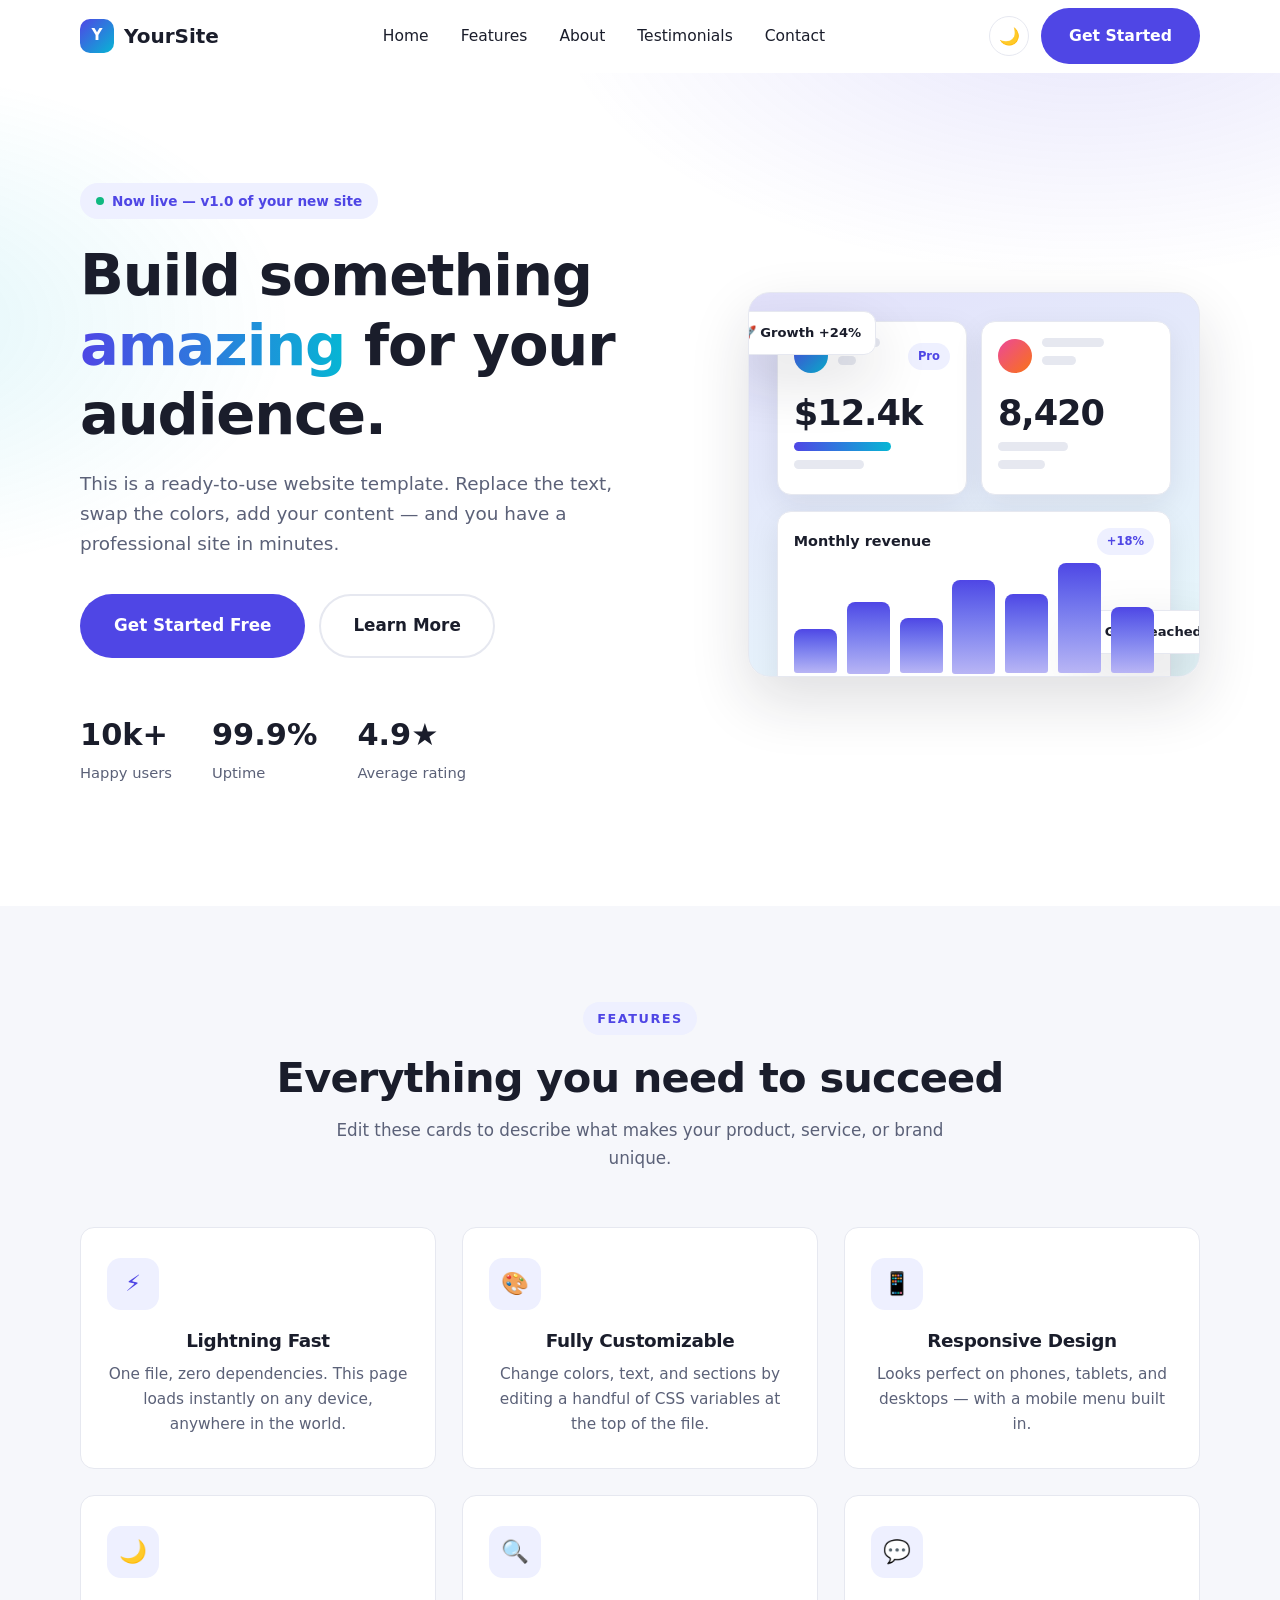
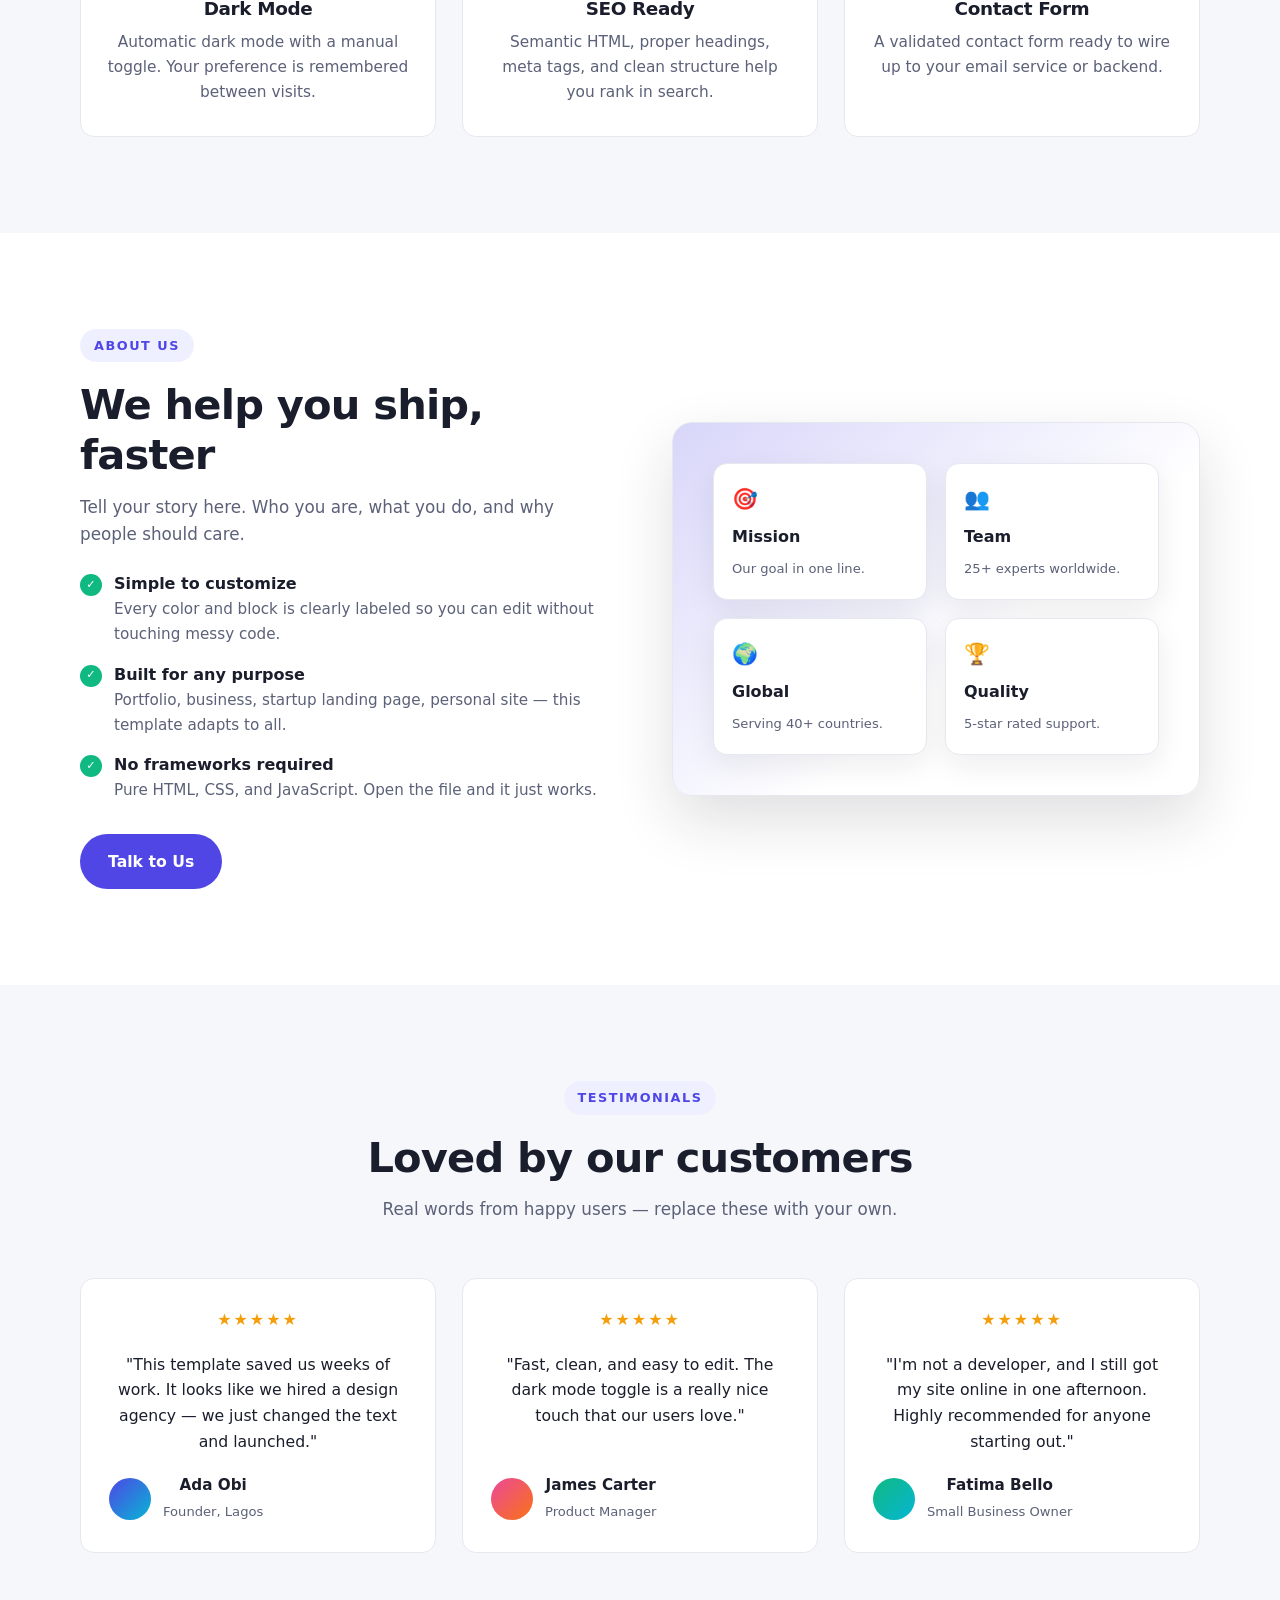
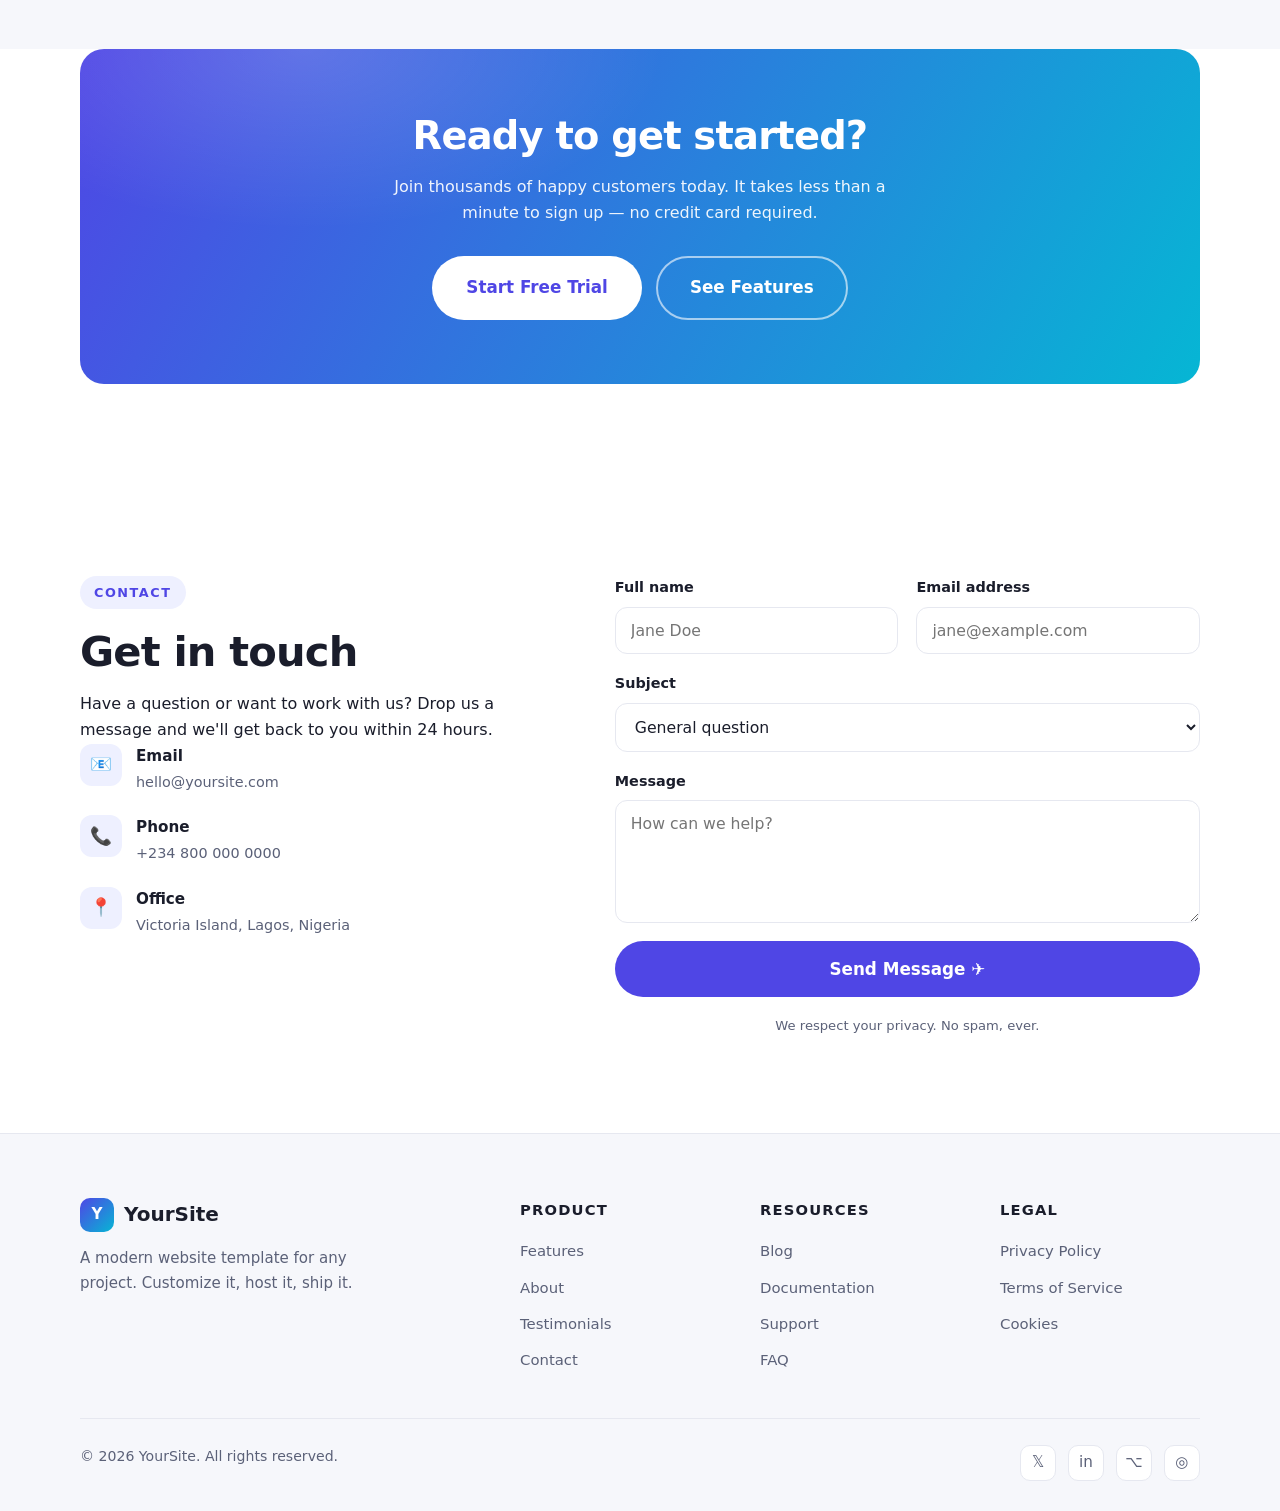
<file: my/index.html>
<!DOCTYPE html>
<html lang="en">
<head>
  <meta charset="UTF-8" />
  <meta name="viewport" content="width=device-width, initial-scale=1.0" />
  <title>YourSite — A Template for Any Website</title>
  <meta name="description" content="A clean, modern website template. Customize it for any project." />
  <!--
    ============================================================
    YOURSITE TEMPLATE  (v1.0)
    ------------------------------------------------------------
    HOW TO USE:
    1. Replace the site name, logo, and all placeholder text.
    2. Swap the hero title/subtitle with your own message.
    3. Edit the features, about, and contact sections.
    4. Done — everything (CSS + JS) is inside this one file.
    ============================================================
  -->
  <style>
    /* ============ DESIGN TOKENS ============ */
    :root {
      --bg: #ffffff;
      --bg-alt: #f6f7fb;
      --surface: #ffffff;
      --text: #1a1d2b;
      --text-muted: #5b6178;
      --border: #e6e8f0;
      --primary: #4f46e5;      /* main brand color — change me */
      --primary-strong: #4338ca;
      --primary-soft: #eef0ff;
      --accent: #06b6d4;
      --success: #10b981;
      --danger: #ef4444;
      --radius: 14px;
      --shadow: 0 10px 30px rgba(26, 29, 43, 0.08);
      --shadow-lg: 0 24px 60px rgba(26, 29, 43, 0.14);
      --maxw: 1120px;
      --font: "Segoe UI", system-ui, -apple-system, Roboto, "Helvetica Neue", Arial, sans-serif;
    }

    /* Dark mode — toggled by adding .dark to <html> */
    html.dark {
      --bg: #0f1117;
      --bg-alt: #151823;
      --surface: #1a1e2c;
      --text: #eef0f8;
      --text-muted: #9aa1bb;
      --border: #2a2f42;
      --primary-soft: #23294a;
      --shadow: 0 10px 30px rgba(0, 0, 0, 0.45);
      --shadow-lg: 0 24px 60px rgba(0, 0, 0, 0.6);
    }

    /* ============ RESET & BASE ============ */
    *, *::before, *::after { box-sizing: border-box; margin: 0; padding: 0; }

    html { scroll-behavior: smooth; }

    body {
      font-family: var(--font);
      background: var(--bg);
      color: var(--text);
      line-height: 1.65;
      -webkit-font-smoothing: antialiased;
      transition: background 0.3s ease, color 0.3s ease;
    }

    img { max-width: 100%; display: block; }
    a { color: var(--primary); text-decoration: none; }
    a:hover { text-decoration: underline; }

    .container { width: min(var(--maxw), 92%); margin-inline: auto; }

    section { padding: 96px 0; }

    /* ============ TYPOGRAPHY ============ */
    h1, h2, h3 { line-height: 1.2; font-weight: 800; letter-spacing: -0.02em; }

    .section-label {
      display: inline-block;
      font-size: 0.8rem;
      font-weight: 700;
      letter-spacing: 0.12em;
      text-transform: uppercase;
      color: var(--primary);
      background: var(--primary-soft);
      padding: 6px 14px;
      border-radius: 999px;
      margin-bottom: 18px;
    }

    .section-title { font-size: clamp(1.8rem, 4vw, 2.6rem); margin-bottom: 14px; }
    .section-sub { color: var(--text-muted); max-width: 620px; font-size: 1.05rem; }

    .center { text-align: center; }
    .center .section-sub { margin-inline: auto; }

    /* ============ BUTTONS ============ */
    .btn {
      display: inline-flex;
      align-items: center;
      gap: 8px;
      font-weight: 600;
      font-size: 0.98rem;
      padding: 13px 26px;
      border-radius: 999px;
      border: 2px solid transparent;
      cursor: pointer;
      transition: transform 0.15s ease, box-shadow 0.2s ease, background 0.2s ease;
      font-family: inherit;
    }
    .btn:active { transform: scale(0.97); }

    .btn-primary { background: var(--primary); color: #fff; }
    .btn-primary:hover { background: var(--primary-strong); box-shadow: 0 10px 24px rgba(79, 70, 229, 0.35); }

    .btn-ghost { background: transparent; color: var(--text); border-color: var(--border); }
    .btn-ghost:hover { border-color: var(--primary); color: var(--primary); }

    .btn-lg { padding: 16px 32px; font-size: 1.05rem; }

    /* ============ NAVBAR ============ */
    header {
      position: sticky;
      top: 0;
      z-index: 50;
      background: color-mix(in srgb, var(--bg) 82%, transparent);
      backdrop-filter: blur(12px);
      -webkit-backdrop-filter: blur(12px);
      border-bottom: 1px solid transparent;
      transition: border-color 0.3s ease, box-shadow 0.3s ease;
    }
    header.scrolled { border-bottom-color: var(--border); box-shadow: 0 4px 20px rgba(0,0,0,0.05); }

    .nav {
      display: flex;
      align-items: center;
      justify-content: space-between;
      height: 72px;
    }

    .logo {
      display: flex;
      align-items: center;
      gap: 10px;
      font-weight: 800;
      font-size: 1.25rem;
      color: var(--text);
    }
    .logo:hover { text-decoration: none; }
    .logo-mark {
      width: 34px; height: 34px;
      border-radius: 10px;
      background: linear-gradient(135deg, var(--primary), var(--accent));
      display: grid;
      place-items: center;
      color: #fff;
      font-weight: 900;
      font-size: 0.95rem;
    }

    .nav-links { display: flex; align-items: center; gap: 32px; list-style: none; }
    .nav-links a { color: var(--text); font-weight: 500; font-size: 0.97rem; }
    .nav-links a:hover { color: var(--primary); text-decoration: none; }

    .nav-actions { display: flex; align-items: center; gap: 12px; }

    .theme-toggle {
      width: 40px; height: 40px;
      border-radius: 50%;
      border: 1px solid var(--border);
      background: var(--surface);
      color: var(--text);
      cursor: pointer;
      font-size: 1.05rem;
      display: grid;
      place-items: center;
      transition: background 0.2s ease, transform 0.2s ease;
    }
    .theme-toggle:hover { transform: rotate(15deg) scale(1.05); }

    /* Hamburger (mobile) */
    .hamburger {
      display: none;
      flex-direction: column;
      gap: 5px;
      background: none;
      border: none;
      cursor: pointer;
      padding: 6px;
    }
    .hamburger span {
      width: 24px; height: 2.5px;
      background: var(--text);
      border-radius: 3px;
      transition: transform 0.3s ease, opacity 0.3s ease;
    }
    .hamburger.open span:nth-child(1) { transform: translateY(7.5px) rotate(45deg); }
    .hamburger.open span:nth-child(2) { opacity: 0; }
    .hamburger.open span:nth-child(3) { transform: translateY(-7.5px) rotate(-45deg); }

    /* ============ HERO ============ */
    .hero {
      padding: 110px 0 120px;
      background:
        radial-gradient(900px 480px at 85% -10%, color-mix(in srgb, var(--primary) 14%, transparent), transparent 60%),
        radial-gradient(700px 420px at -10% 30%, color-mix(in srgb, var(--accent) 12%, transparent), transparent 60%),
        var(--bg);
    }

    .hero-grid {
      display: grid;
      grid-template-columns: 1.15fr 0.85fr;
      gap: 56px;
      align-items: center;
    }

    .hero-badge {
      display: inline-flex;
      align-items: center;
      gap: 8px;
      background: var(--primary-soft);
      color: var(--primary);
      font-weight: 600;
      font-size: 0.85rem;
      padding: 7px 16px;
      border-radius: 999px;
      margin-bottom: 22px;
    }
    .hero-badge .dot {
      width: 8px; height: 8px;
      border-radius: 50%;
      background: var(--success);
      animation: pulse 1.8s infinite;
    }
    @keyframes pulse { 0%,100% { opacity: 1; } 50% { opacity: 0.35; } }

    .hero h1 {
      font-size: clamp(2.3rem, 5.2vw, 3.6rem);
      margin-bottom: 20px;
    }
    .hero h1 .grad {
      background: linear-gradient(90deg, var(--primary), var(--accent));
      -webkit-background-clip: text;
      background-clip: text;
      color: transparent;
    }

    .hero p.lead { color: var(--text-muted); font-size: 1.15rem; max-width: 540px; margin-bottom: 34px; }

    .hero-cta { display: flex; gap: 14px; flex-wrap: wrap; }
    .hero-stats { display: flex; gap: 40px; margin-top: 52px; flex-wrap: wrap; }
    .stat strong { display: block; font-size: 1.9rem; font-weight: 800; }
    .stat span { color: var(--text-muted); font-size: 0.92rem; }

    /* Hero visual (pure CSS — no images needed) */
    .hero-visual {
      position: relative;
      aspect-ratio: 4 / 3.4;
      border-radius: 22px;
      background:
        linear-gradient(160deg, color-mix(in srgb, var(--primary) 16%, var(--surface)), color-mix(in srgb, var(--accent) 10%, var(--surface)));
      border: 1px solid var(--border);
      box-shadow: var(--shadow-lg);
      overflow: hidden;
      padding: 28px;
      display: flex;
      flex-direction: column;
      gap: 16px;
    }
    .card-row { display: flex; gap: 14px; }
    .card {
      flex: 1;
      background: var(--surface);
      border: 1px solid var(--border);
      border-radius: 14px;
      padding: 16px;
      box-shadow: var(--shadow);
    }
    .card .bar { height: 9px; border-radius: 5px; background: var(--border); margin-bottom: 9px; }
    .card .bar.fill { width: 62%; background: linear-gradient(90deg, var(--primary), var(--accent)); }
    .card .bar.mid { width: 45%; }
    .card .bar.short { width: 30%; }
    .card .row { display: flex; align-items: center; gap: 10px; margin-bottom: 10px; }
    .avatar {
      width: 34px; height: 34px; border-radius: 50%;
      background: linear-gradient(135deg, var(--primary), var(--accent));
      flex-shrink: 0;
    }
    .avatar.pink { background: linear-gradient(135deg, #ec4899, #f97316); }
    .avatar.green { background: linear-gradient(135deg, #10b981, #06b6d4); }
    .chip {
      font-size: 0.72rem; font-weight: 700;
      padding: 4px 10px; border-radius: 999px;
      background: var(--primary-soft); color: var(--primary);
    }
    .big-num { font-size: 2.2rem; font-weight: 800; letter-spacing: -0.03em; }
    .chart {
      display: flex; align-items: flex-end; gap: 10px; height: 110px; margin-top: 8px;
    }
    .chart div {
      flex: 1;
      border-radius: 8px 8px 3px 3px;
      background: linear-gradient(180deg, var(--primary), color-mix(in srgb, var(--primary) 40%, var(--surface)));
      animation: grow 1.2s ease both;
    }
    .chart div:nth-child(1) { height: 40%; animation-delay: 0.05s; }
    .chart div:nth-child(2) { height: 65%; animation-delay: 0.15s; }
    .chart div:nth-child(3) { height: 50%; animation-delay: 0.25s; }
    .chart div:nth-child(4) { height: 85%; animation-delay: 0.35s; }
    .chart div:nth-child(5) { height: 72%; animation-delay: 0.45s; }
    .chart div:nth-child(6) { height: 100%; animation-delay: 0.55s; }
    .chart div:nth-child(7) { height: 60%; animation-delay: 0.65s; }
    @keyframes grow { from { transform: scaleY(0); } to { transform: scaleY(1); } }
    .float-chip {
      position: absolute;
      background: var(--surface);
      border: 1px solid var(--border);
      border-radius: 12px;
      padding: 10px 14px;
      font-size: 0.82rem;
      font-weight: 600;
      box-shadow: var(--shadow-lg);
      display: flex; align-items: center; gap: 8px;
      animation: float 4s ease-in-out infinite;
    }
    .float-chip.tl { top: 18px; left: -24px; }
    .float-chip.br { bottom: 22px; right: -18px; animation-delay: 2s; }
    @keyframes float { 0%,100% { transform: translateY(0); } 50% { transform: translateY(-10px); } }

    /* ============ FEATURES ============ */
    .features { background: var(--bg-alt); }
    .features-grid {
      display: grid;
      grid-template-columns: repeat(3, 1fr);
      gap: 26px;
      margin-top: 54px;
    }
    .feature-card {
      background: var(--surface);
      border: 1px solid var(--border);
      border-radius: var(--radius);
      padding: 30px 26px;
      transition: transform 0.25s ease, box-shadow 0.25s ease, border-color 0.25s ease;
    }
    .feature-card:hover {
      transform: translateY(-6px);
      box-shadow: var(--shadow-lg);
      border-color: color-mix(in srgb, var(--primary) 40%, var(--border));
    }
    .feature-icon {
      width: 52px; height: 52px;
      border-radius: 14px;
      display: grid;
      place-items: center;
      font-size: 1.4rem;
      background: var(--primary-soft);
      color: var(--primary);
      margin-bottom: 20px;
    }
    .feature-card h3 { font-size: 1.15rem; margin-bottom: 10px; }
    .feature-card p { color: var(--text-muted); font-size: 0.96rem; }

    /* ============ ABOUT / SPLIT ============ */
    .split {
      display: grid;
      grid-template-columns: 1fr 1fr;
      gap: 64px;
      align-items: center;
    }
    .split-visual {
      border-radius: 20px;
      overflow: hidden;
      border: 1px solid var(--border);
      box-shadow: var(--shadow-lg);
      background: linear-gradient(140deg, color-mix(in srgb, var(--primary) 22%, var(--surface)), var(--surface) 60%);
      padding: 40px;
      display: grid;
      grid-template-columns: repeat(2, 1fr);
      gap: 18px;
    }
    .mini-card {
      background: var(--surface);
      border: 1px solid var(--border);
      border-radius: 14px;
      padding: 18px;
      box-shadow: var(--shadow);
    }
    .mini-card .icon { font-size: 1.3rem; margin-bottom: 8px; }
    .mini-card strong { display: block; font-size: 1rem; margin-bottom: 4px; }
    .mini-card span { font-size: 0.82rem; color: var(--text-muted); }

    .check-list { list-style: none; margin-top: 22px; display: grid; gap: 14px; }
    .check-list li { display: flex; gap: 12px; align-items: flex-start; }
    .check-list .tick {
      flex-shrink: 0;
      width: 22px; height: 22px;
      border-radius: 50%;
      background: var(--success);
      color: #fff;
      font-size: 0.7rem;
      display: grid;
      place-items: center;
      margin-top: 3px;
    }
    .check-list strong { display: block; }
    .check-list p { color: var(--text-muted); font-size: 0.95rem; }

    /* ============ TESTIMONIALS ============ */
    .testimonials { background: var(--bg-alt); }
    .t-grid {
      display: grid;
      grid-template-columns: repeat(3, 1fr);
      gap: 26px;
      margin-top: 54px;
    }
    .t-card {
      background: var(--surface);
      border: 1px solid var(--border);
      border-radius: var(--radius);
      padding: 28px;
      display: flex;
      flex-direction: column;
      gap: 18px;
    }
    .stars { color: #f59e0b; letter-spacing: 2px; }
    .t-card blockquote { font-size: 0.98rem; color: var(--text); font-style: normal; }
    .t-author { display: flex; align-items: center; gap: 12px; margin-top: auto; }
    .t-author .avatar { width: 42px; height: 42px; }
    .t-author strong { display: block; font-size: 0.95rem; }
    .t-author span { font-size: 0.82rem; color: var(--text-muted); }

    /* ============ CTA BANNER ============ */
    .cta-banner {
      border-radius: 24px;
      padding: 64px 48px;
      text-align: center;
      background:
        radial-gradient(600px 300px at 20% 0%, rgba(255,255,255,0.16), transparent 60%),
        linear-gradient(120deg, var(--primary), var(--accent));
      color: #fff;
      position: relative;
      overflow: hidden;
    }
    .cta-banner h2 { font-size: clamp(1.7rem, 3.4vw, 2.4rem); margin-bottom: 14px; }
    .cta-banner p { opacity: 0.92; max-width: 540px; margin: 0 auto 30px; }
    .btn-white { background: #fff; color: var(--primary); }
    .btn-white:hover { transform: translateY(-2px); box-shadow: 0 14px 30px rgba(0,0,0,0.2); }
    .btn-outline-white { background: transparent; color: #fff; border-color: rgba(255,255,255,0.6); }
    .btn-outline-white:hover { background: rgba(255,255,255,0.12); }

    /* ============ CONTACT ============ */
    .contact-grid {
      display: grid;
      grid-template-columns: 0.9fr 1.1fr;
      gap: 56px;
      align-items: start;
    }
    .contact-info p { color: var(--text-muted); margin-bottom: 28px; }
    .contact-item { display: flex; gap: 14px; align-items: flex-start; margin-bottom: 20px; }
    .contact-item .icon {
      width: 42px; height: 42px; flex-shrink: 0;
      border-radius: 12px;
      background: var(--primary-soft);
      color: var(--primary);
      display: grid; place-items: center;
      font-size: 1.1rem;
    }
    .contact-item strong { display: block; font-size: 0.95rem; }
    .contact-item span { color: var(--text-muted); font-size: 0.9rem; }

    form { display: grid; gap: 18px; }
    .form-row { display: grid; grid-template-columns: 1fr 1fr; gap: 18px; }
    .field { display: flex; flex-direction: column; gap: 7px; }
    .field label { font-weight: 600; font-size: 0.9rem; }
    .field input,
    .field textarea,
    .field select {
      font-family: inherit;
      font-size: 0.98rem;
      padding: 13px 15px;
      border-radius: 12px;
      border: 1.5px solid var(--border);
      background: var(--surface);
      color: var(--text);
      transition: border-color 0.2s ease, box-shadow 0.2s ease;
      resize: vertical;
    }
    .field input:focus,
    .field textarea:focus,
    .field select:focus {
      outline: none;
      border-color: var(--primary);
      box-shadow: 0 0 0 4px color-mix(in srgb, var(--primary) 18%, transparent);
    }
    .field input.error, .field textarea.error { border-color: var(--danger); }
    .field .err-msg { color: var(--danger); font-size: 0.82rem; display: none; }
    .field.invalid .err-msg { display: block; }

    .form-note { font-size: 0.82rem; color: var(--text-muted); text-align: center; }

    /* Success message */
    .form-success {
      display: none;
      text-align: center;
      padding: 34px 22px;
      border: 2px dashed var(--success);
      border-radius: var(--radius);
      background: color-mix(in srgb, var(--success) 8%, var(--surface));
    }
    .form-success .big { font-size: 2.6rem; margin-bottom: 10px; }
    .form-success strong { font-size: 1.15rem; display: block; margin-bottom: 6px; }
    .form-success p { color: var(--text-muted); font-size: 0.95rem; }

    /* ============ FOOTER ============ */
    footer { background: var(--bg-alt); border-top: 1px solid var(--border); padding: 64px 0 30px; }
    .footer-grid {
      display: grid;
      grid-template-columns: 2fr 1fr 1fr 1fr;
      gap: 40px;
      margin-bottom: 44px;
    }
    .footer-brand p { color: var(--text-muted); font-size: 0.94rem; margin-top: 14px; max-width: 300px; }
    .footer-col h4 { font-size: 0.92rem; margin-bottom: 16px; text-transform: uppercase; letter-spacing: 0.08em; }
    .footer-col ul { list-style: none; display: grid; gap: 10px; }
    .footer-col a { color: var(--text-muted); font-size: 0.93rem; }
    .footer-col a:hover { color: var(--primary); }
    .footer-bottom {
      border-top: 1px solid var(--border);
      padding-top: 26px;
      display: flex;
      justify-content: space-between;
      gap: 14px;
      flex-wrap: wrap;
      color: var(--text-muted);
      font-size: 0.88rem;
    }
    .socials { display: flex; gap: 12px; }
    .socials a {
      width: 36px; height: 36px;
      border-radius: 10px;
      border: 1px solid var(--border);
      background: var(--surface);
      display: grid; place-items: center;
      color: var(--text-muted);
      font-size: 0.95rem;
      transition: color 0.2s ease, border-color 0.2s ease, transform 0.2s ease;
    }
    .socials a:hover { color: var(--primary); border-color: var(--primary); transform: translateY(-2px); text-decoration: none; }

    /* ============ SCROLL REVEAL ============ */
    .reveal { opacity: 0; transform: translateY(26px); transition: opacity 0.7s ease, transform 0.7s ease; }
    .reveal.visible { opacity: 1; transform: none; }
    .reveal-delay-1 { transition-delay: 0.1s; }
    .reveal-delay-2 { transition-delay: 0.2s; }
    .reveal-delay-3 { transition-delay: 0.3s; }

    /* ============ RESPONSIVE ============ */
    @media (max-width: 960px) {
      .hero-grid, .split, .contact-grid { grid-template-columns: 1fr; }
      .hero { padding: 76px 0 90px; }
      .features-grid, .t-grid { grid-template-columns: repeat(2, 1fr); }
      .footer-grid { grid-template-columns: 1fr 1fr; }
      .float-chip.tl { left: 8px; }
      .float-chip.br { right: 8px; }
    }
    @media (max-width: 680px) {
      section { padding: 68px 0; }
      .features-grid, .t-grid { grid-template-columns: 1fr; }
      .form-row { grid-template-columns: 1fr; }
      .hero-stats { gap: 24px; }
      .cta-banner { padding: 48px 26px; }

      .nav-links {
        position: fixed;
        inset: 72px 0 auto 0;
        background: var(--bg);
        border-bottom: 1px solid var(--border);
        flex-direction: column;
        gap: 6px;
        padding: 18px 24px 26px;
        transform: translateY(-130%);
        transition: transform 0.3s ease;
        box-shadow: var(--shadow-lg);
      }
      .nav-links.open { transform: none; }
      .nav-links li { width: 100%; }
      .nav-links a { display: block; padding: 12px 8px; }
      .hamburger { display: flex; }
      .nav-actions .btn { display: none; }
      .footer-grid { grid-template-columns: 1fr; gap: 30px; }
    }
  </style>
</head>
<body>

  <!-- ================= NAVBAR ================= -->
  <header id="header">
    <nav class="nav container" aria-label="Main navigation">
      <a href="#home" class="logo">
        <span class="logo-mark">Y</span>
        <span>YourSite</span>
      </a>

      <ul class="nav-links" id="navLinks">
        <li><a href="#home">Home</a></li>
        <li><a href="#features">Features</a></li>
        <li><a href="#about">About</a></li>
        <li><a href="#testimonials">Testimonials</a></li>
        <li><a href="#contact">Contact</a></li>
      </ul>

      <div class="nav-actions">
        <button class="theme-toggle" id="themeToggle" aria-label="Toggle dark mode" title="Toggle dark mode">🌙</button>
        <button class="hamburger" id="hamburger" aria-label="Open menu" aria-expanded="false">
          <span></span><span></span><span></span>
        </button>
        <a href="#contact" class="btn btn-primary">Get Started</a>
      </div>
    </nav>
  </header>

  <main>
    <!-- ================= HERO ================= -->
    <section class="hero" id="home">
      <div class="container hero-grid">
        <div class="reveal">
          <span class="hero-badge"><span class="dot"></span> Now live — v1.0 of your new site</span>
          <h1>Build something <span class="grad">amazing</span> for your audience.</h1>
          <p class="lead">
            This is a ready-to-use website template. Replace the text, swap the colors,
            add your content — and you have a professional site in minutes.
          </p>
          <div class="hero-cta">
            <a href="#contact" class="btn btn-primary btn-lg">Get Started Free</a>
            <a href="#features" class="btn btn-ghost btn-lg">Learn More</a>
          </div>
          <div class="hero-stats">
            <div class="stat"><strong>10k+</strong><span>Happy users</span></div>
            <div class="stat"><strong>99.9%</strong><span>Uptime</span></div>
            <div class="stat"><strong>4.9★</strong><span>Average rating</span></div>
          </div>
        </div>

        <!-- Hero visual (pure CSS mockup) -->
        <div class="hero-visual reveal reveal-delay-1">
          <div class="float-chip tl">🚀 Growth +24%</div>
          <div class="float-chip br">✓ Goal reached</div>

          <div class="card-row">
            <div class="card">
              <div class="row">
                <span class="avatar"></span>
                <div style="flex:1">
                  <div class="bar" style="width:70%"></div>
                  <div class="bar short"></div>
                </div>
                <span class="chip">Pro</span>
              </div>
              <div class="big-num">$12.4k</div>
              <div class="bar fill"></div>
              <div class="bar mid"></div>
            </div>
            <div class="card">
              <div class="row">
                <span class="avatar pink"></span>
                <div style="flex:1">
                  <div class="bar" style="width:55%"></div>
                  <div class="bar short"></div>
                </div>
              </div>
              <div class="big-num">8,420</div>
              <div class="bar mid"></div>
              <div class="bar short"></div>
            </div>
          </div>

          <div class="card">
            <div style="display:flex; justify-content:space-between; align-items:center; margin-bottom:6px;">
              <strong style="font-size:0.9rem;">Monthly revenue</strong>
              <span class="chip">+18%</span>
            </div>
            <div class="chart">
              <div></div><div></div><div></div><div></div><div></div><div></div><div></div>
            </div>
          </div>
        </div>
      </div>
    </section>

    <!-- ================= FEATURES ================= -->
    <section class="features" id="features">
      <div class="container center">
        <span class="section-label reveal">Features</span>
        <h2 class="section-title reveal">Everything you need to succeed</h2>
        <p class="section-sub reveal">
          Edit these cards to describe what makes your product, service, or brand unique.
        </p>

        <div class="features-grid">
          <article class="feature-card reveal">
            <div class="feature-icon">⚡</div>
            <h3>Lightning Fast</h3>
            <p>One file, zero dependencies. This page loads instantly on any device, anywhere in the world.</p>
          </article>
          <article class="feature-card reveal reveal-delay-1">
            <div class="feature-icon">🎨</div>
            <h3>Fully Customizable</h3>
            <p>Change colors, text, and sections by editing a handful of CSS variables at the top of the file.</p>
          </article>
          <article class="feature-card reveal reveal-delay-2">
            <div class="feature-icon">📱</div>
            <h3>Responsive Design</h3>
            <p>Looks perfect on phones, tablets, and desktops — with a mobile menu built in.</p>
          </article>
          <article class="feature-card reveal">
            <div class="feature-icon">🌙</div>
            <h3>Dark Mode</h3>
            <p>Automatic dark mode with a manual toggle. Your preference is remembered between visits.</p>
          </article>
          <article class="feature-card reveal reveal-delay-1">
            <div class="feature-icon">🔍</div>
            <h3>SEO Ready</h3>
            <p>Semantic HTML, proper headings, meta tags, and clean structure help you rank in search.</p>
          </article>
          <article class="feature-card reveal reveal-delay-2">
            <div class="feature-icon">💬</div>
            <h3>Contact Form</h3>
            <p>A validated contact form ready to wire up to your email service or backend.</p>
          </article>
        </div>
      </div>
    </section>

    <!-- ================= ABOUT ================= -->
    <section id="about">
      <div class="container split">
        <div class="reveal">
          <span class="section-label">About Us</span>
          <h2 class="section-title">We help you ship, faster</h2>
          <p class="section-sub" style="margin-bottom:10px;">
            Tell your story here. Who you are, what you do, and why people should care.
          </p>
          <ul class="check-list">
            <li>
              <span class="tick">✓</span>
              <div>
                <strong>Simple to customize</strong>
                <p>Every color and block is clearly labeled so you can edit without touching messy code.</p>
              </div>
            </li>
            <li>
              <span class="tick">✓</span>
              <div>
                <strong>Built for any purpose</strong>
                <p>Portfolio, business, startup landing page, personal site — this template adapts to all.</p>
              </div>
            </li>
            <li>
              <span class="tick">✓</span>
              <div>
                <strong>No frameworks required</strong>
                <p>Pure HTML, CSS, and JavaScript. Open the file and it just works.</p>
              </div>
            </li>
          </ul>
          <div style="margin-top:30px;">
            <a href="#contact" class="btn btn-primary">Talk to Us</a>
          </div>
        </div>

        <div class="split-visual reveal reveal-delay-1">
          <div class="mini-card"><div class="icon">🎯</div><strong>Mission</strong><span>Our goal in one line.</span></div>
          <div class="mini-card"><div class="icon">👥</div><strong>Team</strong><span>25+ experts worldwide.</span></div>
          <div class="mini-card"><div class="icon">🌍</div><strong>Global</strong><span>Serving 40+ countries.</span></div>
          <div class="mini-card"><div class="icon">🏆</div><strong>Quality</strong><span>5-star rated support.</span></div>
        </div>
      </div>
    </section>

    <!-- ================= TESTIMONIALS ================= -->
    <section class="testimonials" id="testimonials">
      <div class="container center">
        <span class="section-label reveal">Testimonials</span>
        <h2 class="section-title reveal">Loved by our customers</h2>
        <p class="section-sub reveal">Real words from happy users — replace these with your own.</p>

        <div class="t-grid">
          <article class="t-card reveal">
            <div class="stars">★★★★★</div>
            <blockquote>"This template saved us weeks of work. It looks like we hired a design agency — we just changed the text and launched."</blockquote>
            <div class="t-author">
              <span class="avatar"></span>
              <div><strong>Ada Obi</strong><span>Founder, Lagos</span></div>
            </div>
          </article>
          <article class="t-card reveal reveal-delay-1">
            <div class="stars">★★★★★</div>
            <blockquote>"Fast, clean, and easy to edit. The dark mode toggle is a really nice touch that our users love."</blockquote>
            <div class="t-author">
              <span class="avatar pink"></span>
              <div><strong>James Carter</strong><span>Product Manager</span></div>
            </div>
          </article>
          <article class="t-card reveal reveal-delay-2">
            <div class="stars">★★★★★</div>
            <blockquote>"I'm not a developer, and I still got my site online in one afternoon. Highly recommended for anyone starting out."</blockquote>
            <div class="t-author">
              <span class="avatar green"></span>
              <div><strong>Fatima Bello</strong><span>Small Business Owner</span></div>
            </div>
          </article>
        </div>
      </div>
    </section>

    <!-- ================= CTA BANNER ================= -->
    <section style="padding-top:0;">
      <div class="container">
        <div class="cta-banner reveal">
          <h2>Ready to get started?</h2>
          <p>Join thousands of happy customers today. It takes less than a minute to sign up — no credit card required.</p>
          <div class="hero-cta" style="justify-content:center;">
            <a href="#contact" class="btn btn-white btn-lg">Start Free Trial</a>
            <a href="#features" class="btn btn-outline-white btn-lg">See Features</a>
          </div>
        </div>
      </div>
    </section>

    <!-- ================= CONTACT ================= -->
    <section id="contact">
      <div class="container contact-grid">
        <div class="reveal">
          <span class="section-label">Contact</span>
          <h2 class="section-title">Get in touch</h2>
          <p>
            Have a question or want to work with us? Drop us a message and we'll get
            back to you within 24 hours.
          </p>

          <div class="contact-item">
            <div class="icon">📧</div>
            <div><strong>Email</strong><span>hello@yoursite.com</span></div>
          </div>
          <div class="contact-item">
            <div class="icon">📞</div>
            <div><strong>Phone</strong><span>+234 800 000 0000</span></div>
          </div>
          <div class="contact-item">
            <div class="icon">📍</div>
            <div><strong>Office</strong><span>Victoria Island, Lagos, Nigeria</span></div>
          </div>
        </div>

        <div class="reveal reveal-delay-1">
          <!-- The form is fully validated client-side. Wire it to a backend or
               email service (e.g. Formspree, EmailJS) by replacing the action. -->
          <form id="contactForm" novalidate>
            <div class="form-row">
              <div class="field">
                <label for="name">Full name</label>
                <input type="text" id="name" name="name" placeholder="Jane Doe" required />
                <span class="err-msg">Please enter your name.</span>
              </div>
              <div class="field">
                <label for="email">Email address</label>
                <input type="email" id="email" name="email" placeholder="jane@example.com" required />
                <span class="err-msg">Please enter a valid email.</span>
              </div>
            </div>
            <div class="field">
              <label for="subject">Subject</label>
              <select id="subject" name="subject">
                <option value="General">General question</option>
                <option value="Sales">Sales / pricing</option>
                <option value="Support">Support</option>
                <option value="Partnership">Partnership</option>
              </select>
            </div>
            <div class="field">
              <label for="message">Message</label>
              <textarea id="message" name="message" rows="5" placeholder="How can we help?" required></textarea>
              <span class="err-msg">Please write a short message.</span>
            </div>
            <button type="submit" class="btn btn-primary btn-lg" style="justify-content:center;">Send Message ✈️</button>
            <p class="form-note">We respect your privacy. No spam, ever.</p>
          </form>

          <!-- Shown after a successful submit -->
          <div class="form-success" id="formSuccess">
            <div class="big">🎉</div>
            <strong>Message sent!</strong>
            <p>Thanks for reaching out — we'll reply shortly.</p>
          </div>
        </div>
      </div>
    </section>
  </main>

  <!-- ================= FOOTER ================= -->
  <footer>
    <div class="container">
      <div class="footer-grid">
        <div class="footer-brand">
          <a href="#home" class="logo">
            <span class="logo-mark">Y</span>
            <span>YourSite</span>
          </a>
          <p>A modern website template for any project. Customize it, host it, ship it.</p>
        </div>
        <div class="footer-col">
          <h4>Product</h4>
          <ul>
            <li><a href="#features">Features</a></li>
            <li><a href="#about">About</a></li>
            <li><a href="#testimonials">Testimonials</a></li>
            <li><a href="#contact">Contact</a></li>
          </ul>
        </div>
        <div class="footer-col">
          <h4>Resources</h4>
          <ul>
            <li><a href="#">Blog</a></li>
            <li><a href="#">Documentation</a></li>
            <li><a href="#">Support</a></li>
            <li><a href="#">FAQ</a></li>
          </ul>
        </div>
        <div class="footer-col">
          <h4>Legal</h4>
          <ul>
            <li><a href="#">Privacy Policy</a></li>
            <li><a href="#">Terms of Service</a></li>
            <li><a href="#">Cookies</a></li>
          </ul>
        </div>
      </div>

      <div class="footer-bottom">
        <span>© <span id="year"></span> YourSite. All rights reserved.</span>
        <div class="socials">
          <a href="#" aria-label="X / Twitter">𝕏</a>
          <a href="#" aria-label="LinkedIn">in</a>
          <a href="#" aria-label="GitHub">⌥</a>
          <a href="#" aria-label="Instagram">◎</a>
        </div>
      </div>
    </div>
  </footer>

  <script>
    // ============================================
    // 1) DARK MODE TOGGLE  (preference is saved)
    // ============================================
    const root = document.documentElement;
    const themeToggle = document.getElementById('themeToggle');

    // Restore saved theme, or respect OS preference
    const savedTheme = localStorage.getItem('theme');
    if (savedTheme === 'dark' || (!savedTheme && window.matchMedia('(prefers-color-scheme: dark)').matches)) {
      root.classList.add('dark');
      themeToggle.textContent = '☀️';
    }

    themeToggle.addEventListener('click', () => {
      const isDark = root.classList.toggle('dark');
      themeToggle.textContent = isDark ? '☀️' : '🌙';
      localStorage.setItem('theme', isDark ? 'dark' : 'light');
    });

    // ============================================
    // 2) MOBILE MENU
    // ============================================
    const hamburger = document.getElementById('hamburger');
    const navLinks = document.getElementById('navLinks');

    hamburger.addEventListener('click', () => {
      const open = navLinks.classList.toggle('open');
      hamburger.classList.toggle('open', open);
      hamburger.setAttribute('aria-expanded', open);
    });

    // Close the menu when a link is tapped
    navLinks.querySelectorAll('a').forEach(link =>
      link.addEventListener('click', () => {
        navLinks.classList.remove('open');
        hamburger.classList.remove('open');
        hamburger.setAttribute('aria-expanded', 'false');
      })
    );

    // ============================================
    // 3) HEADER SHADOW ON SCROLL
    // ============================================
    const header = document.getElementById('header');
    window.addEventListener('scroll', () => {
      header.classList.toggle('scrolled', window.scrollY > 10);
    }, { passive: true });

    // ============================================
    // 4) SCROLL REVEAL ANIMATIONS
    // ============================================
    const revealObserver = new IntersectionObserver((entries) => {
      entries.forEach(entry => {
        if (entry.isIntersecting) {
          entry.target.classList.add('visible');
          revealObserver.unobserve(entry.target);
        }
      });
    }, { threshold: 0.12 });

    document.querySelectorAll('.reveal').forEach(el => revealObserver.observe(el));

    // ============================================
    // 5) CONTACT FORM VALIDATION
    // ============================================
    const form = document.getElementById('contactForm');
    const formSuccess = document.getElementById('formSuccess');

    const emailRegex = /^[^\s@]+@[^\s@]+\.[^\s@]+$/;

    function setInvalid(field, invalid) {
      const wrapper = field.closest('.field');
      wrapper.classList.toggle('invalid', invalid);
      field.classList.toggle('error', invalid);
      return !invalid;
    }

    form.addEventListener('submit', (e) => {
      e.preventDefault();

      const name = document.getElementById('name');
      const email = document.getElementById('email');
      const message = document.getElementById('message');

      let ok = true;
      ok = setInvalid(name, name.value.trim().length < 2) && ok;
      ok = setInvalid(email, !emailRegex.test(email.value.trim())) && ok;
      ok = setInvalid(message, message.value.trim().length < 5) && ok;

      if (!ok) return;

      // In a real deployment, send the data here, e.g.:
      //   fetch('https://formspree.io/f/YOUR_ID', { method:'POST', body:new FormData(form) })
      // For now we just show the success message.
      form.style.display = 'none';
      formSuccess.style.display = 'block';
    });

    // Live re-validation as the user types
    ['name', 'email', 'message'].forEach(id => {
      const el = document.getElementById(id);
      el.addEventListener('input', () => {
        if (el.closest('.field').classList.contains('invalid')) el.dispatchEvent(new Event('submit'));
      });
      // Simpler: clear the error state on input
      el.addEventListener('input', () => setInvalid(el, false));
    });

    // ============================================
    // 6) FOOTER YEAR
    // ============================================
    document.getElementById('year').textContent = new Date().getFullYear();
  </script>
</body>
</html>
</file>
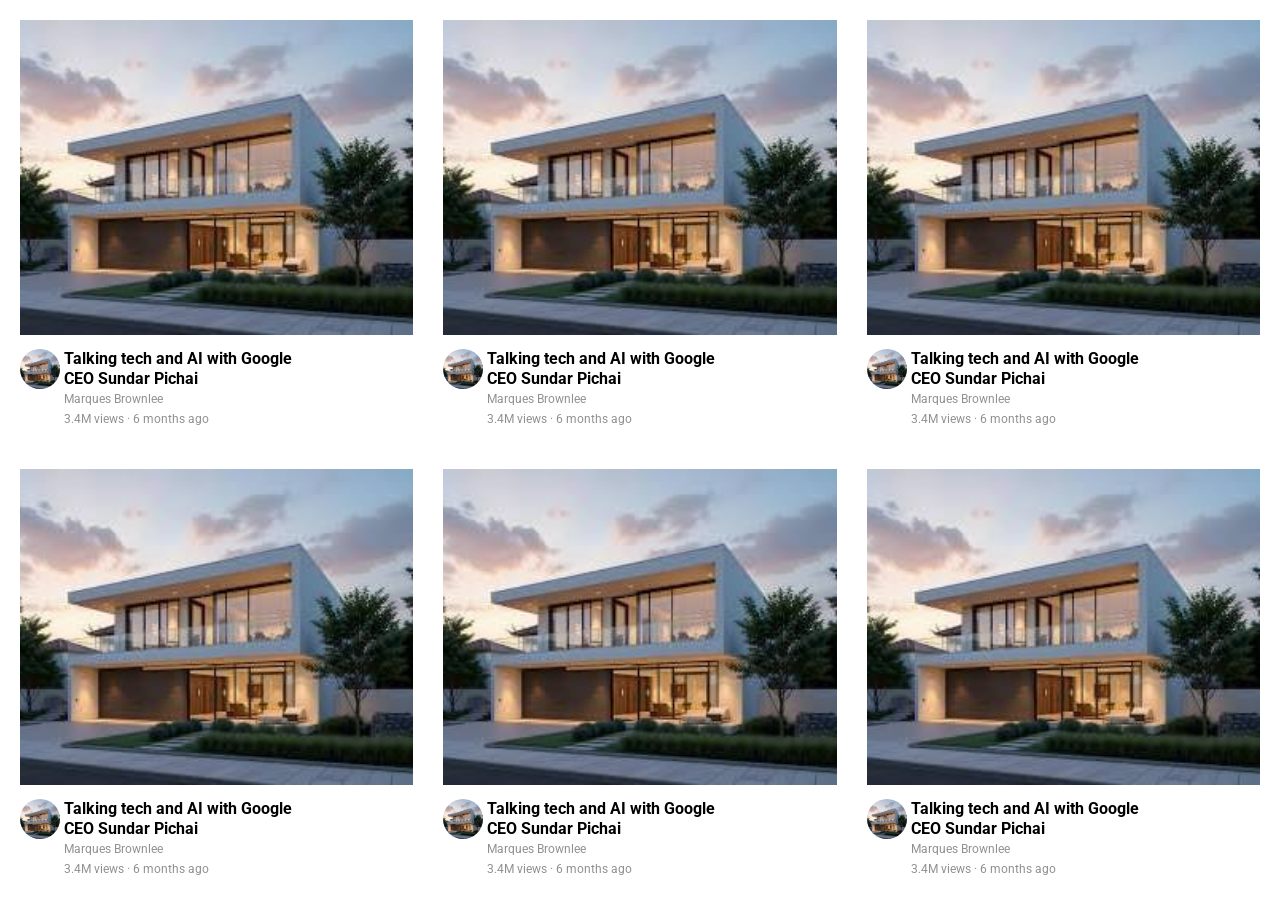
<file: grid.html>
<!DOCTYPE html>
<html lang="en">
<head>
  <meta charset="UTF-8">
  <meta name="viewport" content="width=device-width, initial-scale=1.0">
  <title>Grid practice</title>
    <link rel="preconnect" href="https://fonts.googleapis.com">
  <link rel="preconnect" href="https://fonts.gstatic.com" crossorigin>
  <link href="https://fonts.googleapis.com/css2?family=Roboto:ital,wght@0,100..900;1,100..900&display=swap" rel="stylesheet">
  <style>
    *{
      margin: 0;
      padding: 0;
    }
    .video{
     
      
      
    }
    .big-img{
      width: 100%;
      margin-bottom: 10px;
    }
    .small-img{
      border-radius: 100%;
      width: 40px;
      height: 40px;

    }
    .video-title{
      font-family: Roboto;
      font-weight: 700;
      display: inline-block;
    }
    .video-description{
      display: inline-block;
      width: 250px;
      vertical-align: top;
      padding-bottom: 20px;
      line-height: 20px;
    }
    .video-text{
     margin-top: 10px;
    }
    .video-author,.video-stats{
      font-family: Roboto;
      font-weight: 500px;
      font-size: 12px;
      color: #909090;
    }
    .grid{
      display: grid;
      grid-template-columns:1fr 1fr 1fr ;
      column-gap: 30px;
      row-gap: 20px;
      margin: 20px;
    }
  </style>
</head>
<body>
  <div class="grid">
    <div class="video">
      <img src="Rent H&U/house.jpg" alt="" class="big-img">
      <div name="video-text">
        <img src="Rent H&U/house.jpg" alt="" class="small-img">
        <div class="video-description">
          <p class="video-title">Talking tech and AI with Google CEO Sundar Pichai</p>
          <p class="video-author">Marques Brownlee</p>
          <p class="video-stats">3.4M views &middot 6 months ago</p>
        </div>
      </div>
    </div>
    <div class="video">
      <img src="Rent H&U/house.jpg" alt="" class="big-img">
      <div name="video-text">
        <img src="Rent H&U/house.jpg" alt="" class="small-img">
        <div class="video-description">
          <p class="video-title">Talking tech and AI with Google CEO Sundar Pichai</p>
          <p class="video-author">Marques Brownlee</p>
          <p class="video-stats">3.4M views &middot 6 months ago</p>
        </div>
      </div>
    </div>
    <div class="video">
      <img src="Rent H&U/house.jpg" alt="" class="big-img">
      <div name="video-text">
        <img src="Rent H&U/house.jpg" alt="" class="small-img">
        <div class="video-description">
          <p class="video-title">Talking tech and AI with Google CEO Sundar Pichai</p>
          <p class="video-author">Marques Brownlee</p>
          <p class="video-stats">3.4M views &middot 6 months ago</p>
        </div>
      </div>
    </div>
    <div class="video">
      <img src="Rent H&U/house.jpg" alt="" class="big-img">
      <div name="video-text">
        <img src="Rent H&U/house.jpg" alt="" class="small-img">
        <div class="video-description">
          <p class="video-title">Talking tech and AI with Google CEO Sundar Pichai</p>
          <p class="video-author">Marques Brownlee</p>
          <p class="video-stats">3.4M views &middot 6 months ago</p>
        </div>
      </div>
    </div>
    <div class="video">
      <img src="Rent H&U/house.jpg" alt="" class="big-img">
      <div name="video-text">
        <img src="Rent H&U/house.jpg" alt="" class="small-img">
        <div class="video-description">
          <p class="video-title">Talking tech and AI with Google CEO Sundar Pichai</p>
          <p class="video-author">Marques Brownlee</p>
          <p class="video-stats">3.4M views &middot 6 months ago</p>
        </div>
      </div>
    </div>
    <div class="video">
      <img src="Rent H&U/house.jpg" alt="" class="big-img">
      <div name="video-text">
        <img src="Rent H&U/house.jpg" alt="" class="small-img">
        <div class="video-description">
          <p class="video-title">Talking tech and AI with Google CEO Sundar Pichai</p>
          <p class="video-author">Marques Brownlee</p>
          <p class="video-stats">3.4M views &middot 6 months ago</p>
        </div>
      </div>
    </div>
  </div>
  
</body>
</html>
</file>
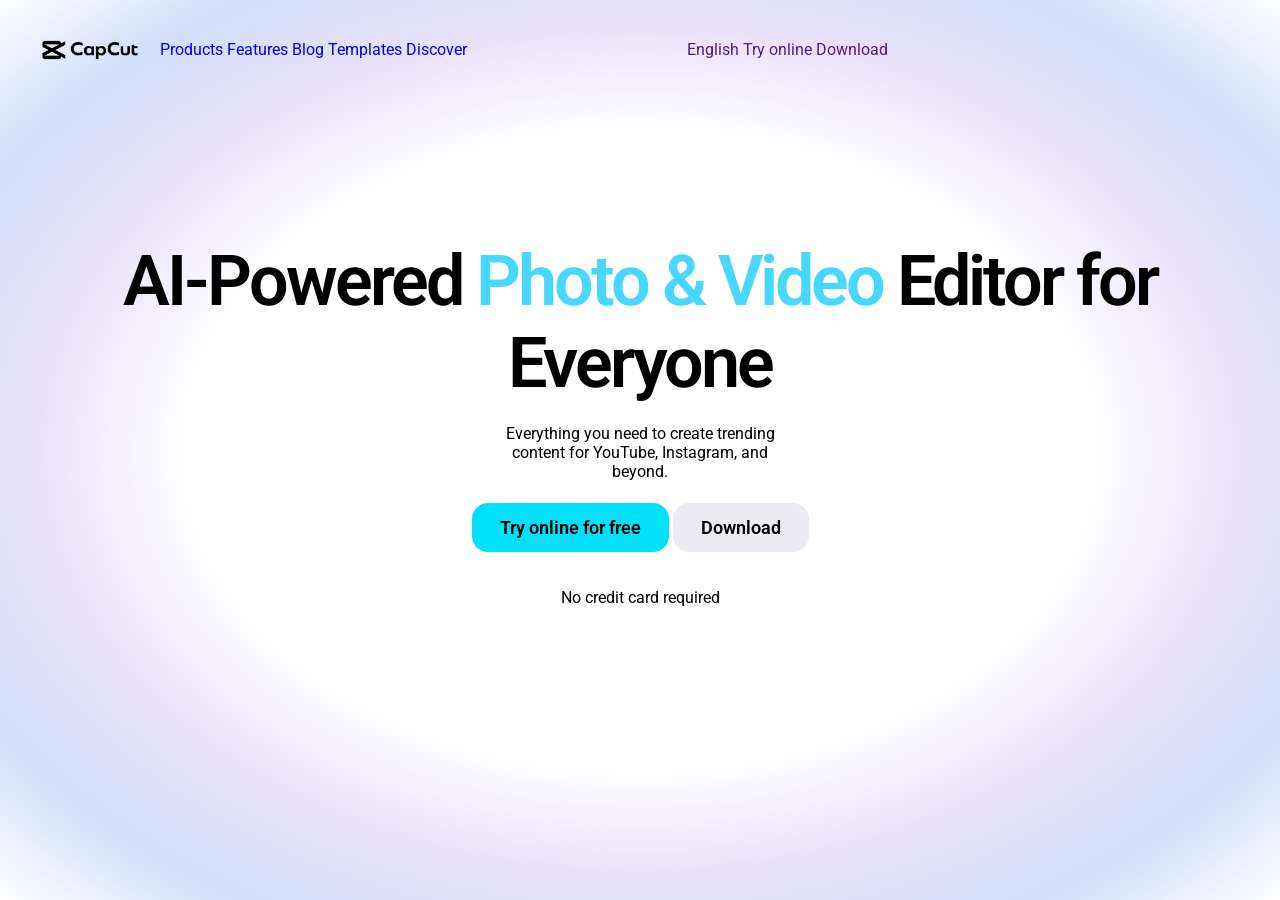
<file: capcut/capcut.html>
<!DOCTYPE html>
<html lang="en">
<head>
  <meta charset="UTF-8">
  <link rel="icon" type="image/png" href="CapCut favicon.png">
  <meta name="viewport" content="width=device-width, initial-scale=1.0">
  <link href="img/favicon.ico" rel="icon">
  <title>Capcut</title>
  
  <link rel="stylesheet" href="capcut.css">
  <link rel="preconnect" href="https://fonts.googleapis.com">
  <link rel="preconnect" href="https://fonts.gstatic.com" crossorigin>
  <link href="https://fonts.googleapis.com/css2?family=Roboto:ital,wght@0,100..900;1,100..900&display=swap" rel="stylesheet">
</head>
<body >
  <header id="header">
    <!-- the nav bar -->
    <nav class="nav-bar">
      <img src="../images/CapCut_Logo-removebg-preview.png" alt="">
      <div id="nav-links">
        
        <a href="#">Products</a>
        <a href="#">Features</a>
        <a href="#">Blog</a>
        <a href="#">Templates</a>
        <a href="#">Discover</a>
      </div>
      
      <!-- buttons in the nav bar -->
      <div id="nav-buttons">
        <a id="first" href="">English</a>
        <a id="second" href="">Try online</a>
        <a id="third" href="">Download</a>
      </div>
    </nav>
    <!-- end of nav bar -->
  </header>
  <div id="text">
    <h1>AI-Powered <span id="ct">Photo & Video</span> Editor for Everyone</h1>
    <p>Everything you need to create trending content for YouTube, Instagram, and beyond.</p>
    <div>
      <a href="#" id="try-online">Try online for free</a>
      <a href="#" id="download">Download</a>
    </div>
     <p class="no">No credit card required</p>
  </div>
</body>
</html>
</file>
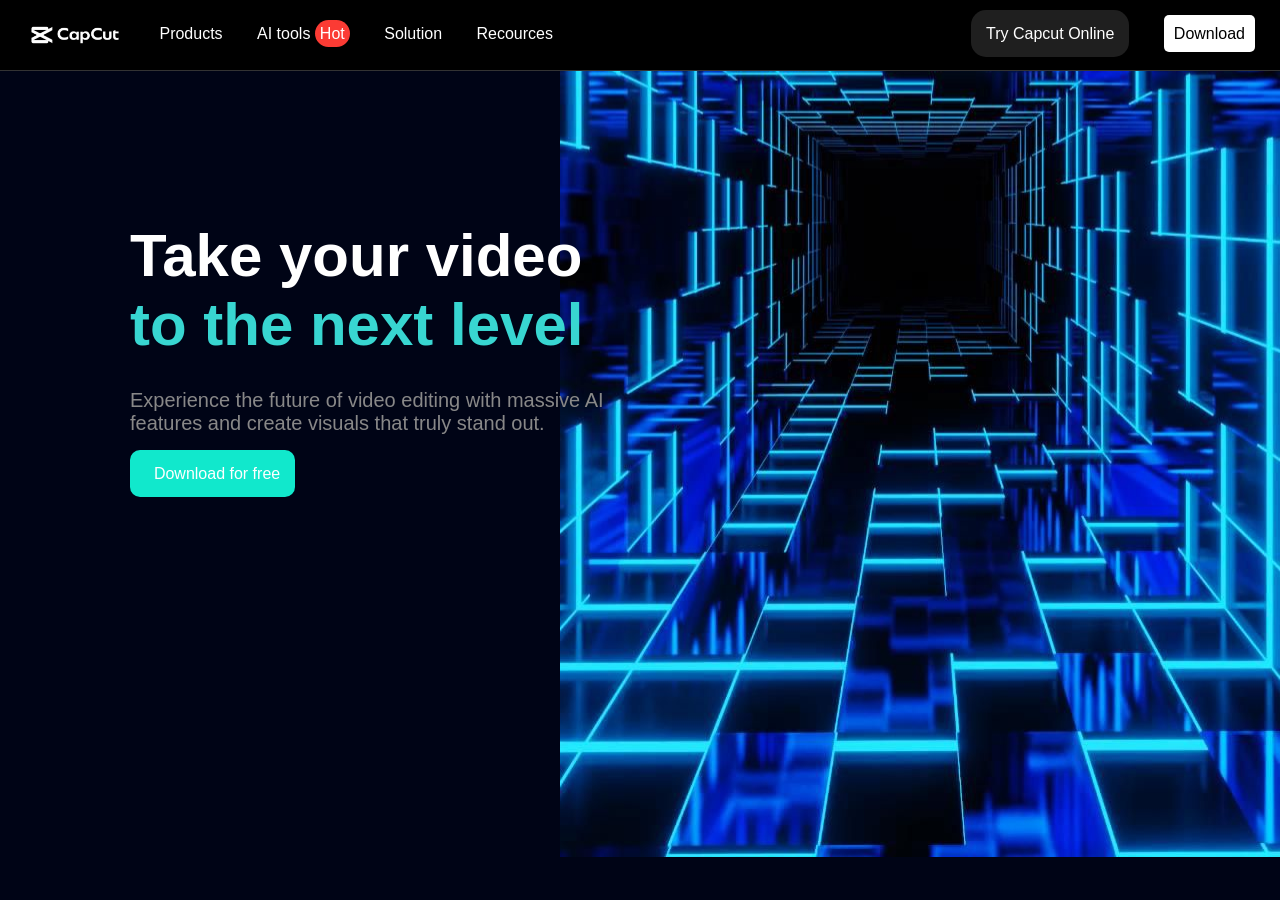
<file: capcut2/capcut2.html>
<!DOCTYPE html>
<html lang="en">
<head>
     <link rel="icon" type="image/png" href="CapCut favicon.png">
    <meta charset="UTF-8">
    <meta name="viewport" content="width=device-width, initial-scale=1.0">
    <title>CAPCUT|2</title>
    <link rel="stylesheet" href="capcut2.css">
</head>
<body>
    <!-- nav -->
    <nav class="nav">
        <div class="left">
            <img src="CapCut.jpg" alt="">
            <a href="#">Products</a>
            <a href="#">AI tools <mark>Hot</mark></a>
            <a href="#">Solution</a>
            <a href="#">Recources</a>
        </div>
        <div class="right">
            <a href="#" id="try">Try Capcut Online</a>
            <a href="#" id="down">Download</a>
        </div>
    </nav>
    <div id="text">
        <h1>Take your video<br> 
        <span>to the next level</span></h1>
        <p>Experience the future of video editing
         with massive AI features and create
          visuals that truly stand out.</p>
        <a id="download"> &nbsp; Download for free</a>
    </div>

</body>
</html>
</file>
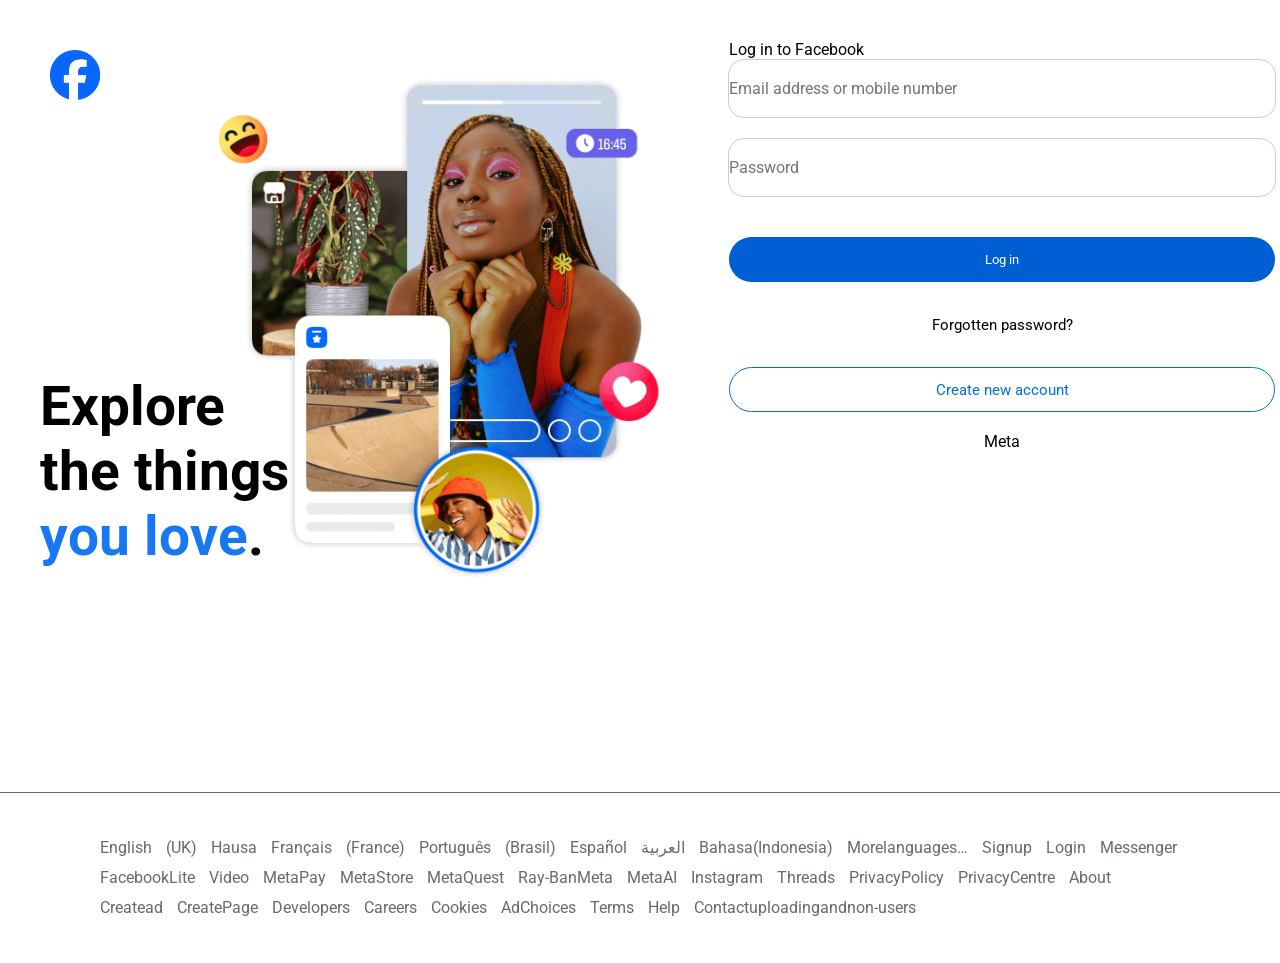
<file: html/facebook.html>
<!DOCTYPE html>
<html lang="en">
<head>
  <meta charset="UTF-8">
  <meta name="viewport" content="width=device-width, initial-scale=1.0">
  <title>Facebook</title>
  <link rel="preconnect" href="https://fonts.googleapis.com">
<link rel="preconnect" href="https://fonts.gstatic.com" crossorigin>
<link href="https://fonts.googleapis.com/css2?family=Roboto:ital,wght@0,100..900;1,100..900&display=swap" rel="stylesheet">
  <link rel="stylesheet" href="../styles/facebook.css">
</head>
<body>
  <div> <!--the entire page-->
    <div class="top-sections"><!--the two sections-->
      <div class="left-section"><!--left section-->
        <img src="../images/facebook.webp" alt="">
        <p id="para">Explore the things <span id="p">you love</span>.</p>
    </div>
    <div class="right-section"><!--right section-->
      <div id="section">
        <p>Log in to Facebook</p>
      <div>
        <form class="form">
          <input type="text" class="form-text" placeholder="Email address or mobile number">
          <input type="password" class="form-password" placeholder="Password">
          <div>
            
          </div>
          <input type="button" class="log-in" value="Log in">
          <input type="button" class="forgotten-password" value="Forgotten password?">
          <input type="button" class="new-account" value="Create new account">
          <p> Meta</p>
        </form>
      </div>
      
      </div>
      </div>
      
    </div>
    
    <div class="bottom-links"><!--bottom-->
      <a href="">English (UK)</a>
      <a href="">Hausa</a>
      <a href="">Français (France)</a>
      <a href="">Português (Brasil)</a>
      <a href="">Español</a>
      <a href="">العربية</a>
      <a href="">Bahasa(Indonesia)</a>
      <a href="">Morelanguages…</a>
      <a href="">Signup</a>
      <a href="">Login</a>
      <a href="">Messenger</a>
      <a href="">FacebookLite</a>
      <a href="">Video</a>
      <a href="">MetaPay</a>
      <a href="">MetaStore</a>
      <a href="">MetaQuest</a>
      <a href="">Ray-BanMeta</a>
      <a href="">MetaAI</a>
      <a href="">Instagram</a>
      <a href="">Threads</a>
      <a href="">PrivacyPolicy</a>
      <a href="">PrivacyCentre</a>
      <a href="">About</a>
      <a href="">Createad</a>
      <a href="">CreatePage</a>
      <a href="">Developers</a>
      <a href="">Careers</a>
      <a href="">Cookies</a>
      <a href="">AdChoices</a>
      <a href="">Terms</a>
      <a href="">Help</a>
      <a href="">Contactuploadingandnon-users</a>
    </div>
    
    
  </div>
  
</body>
</html>
</file>
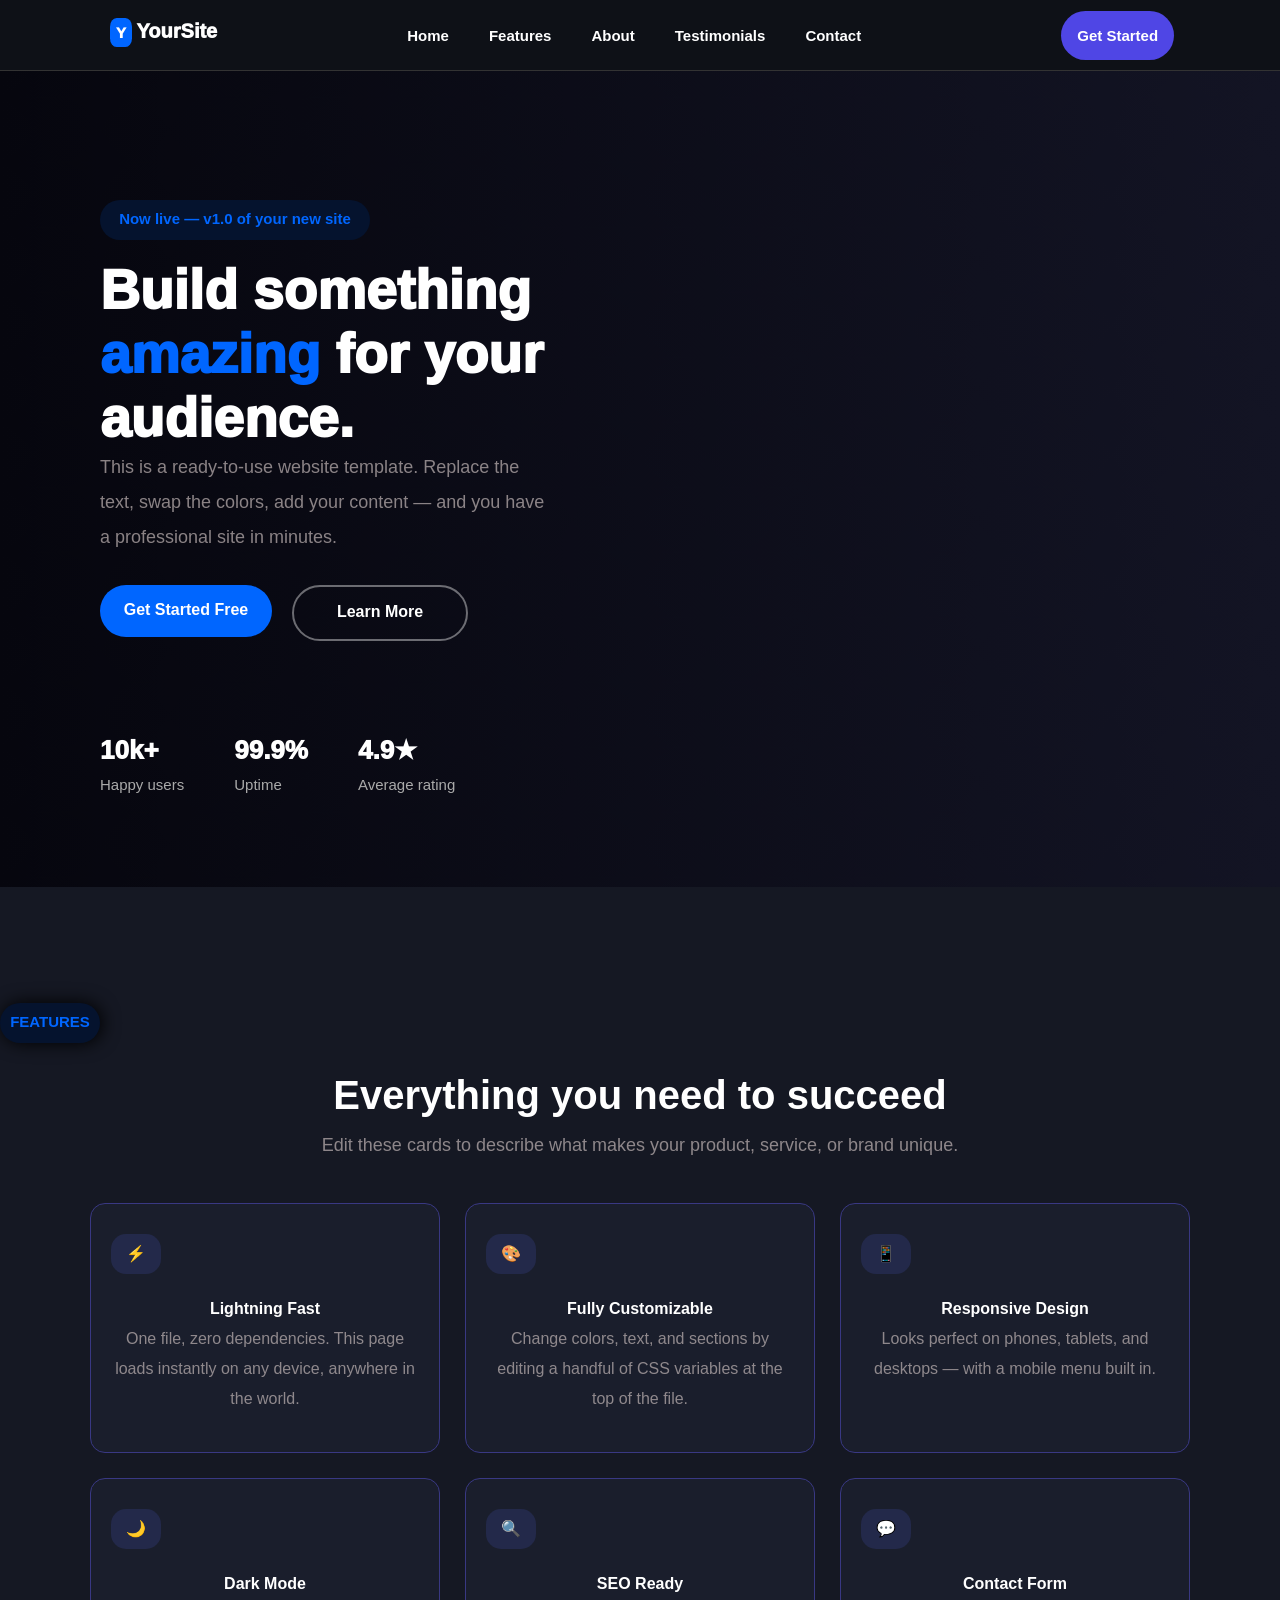
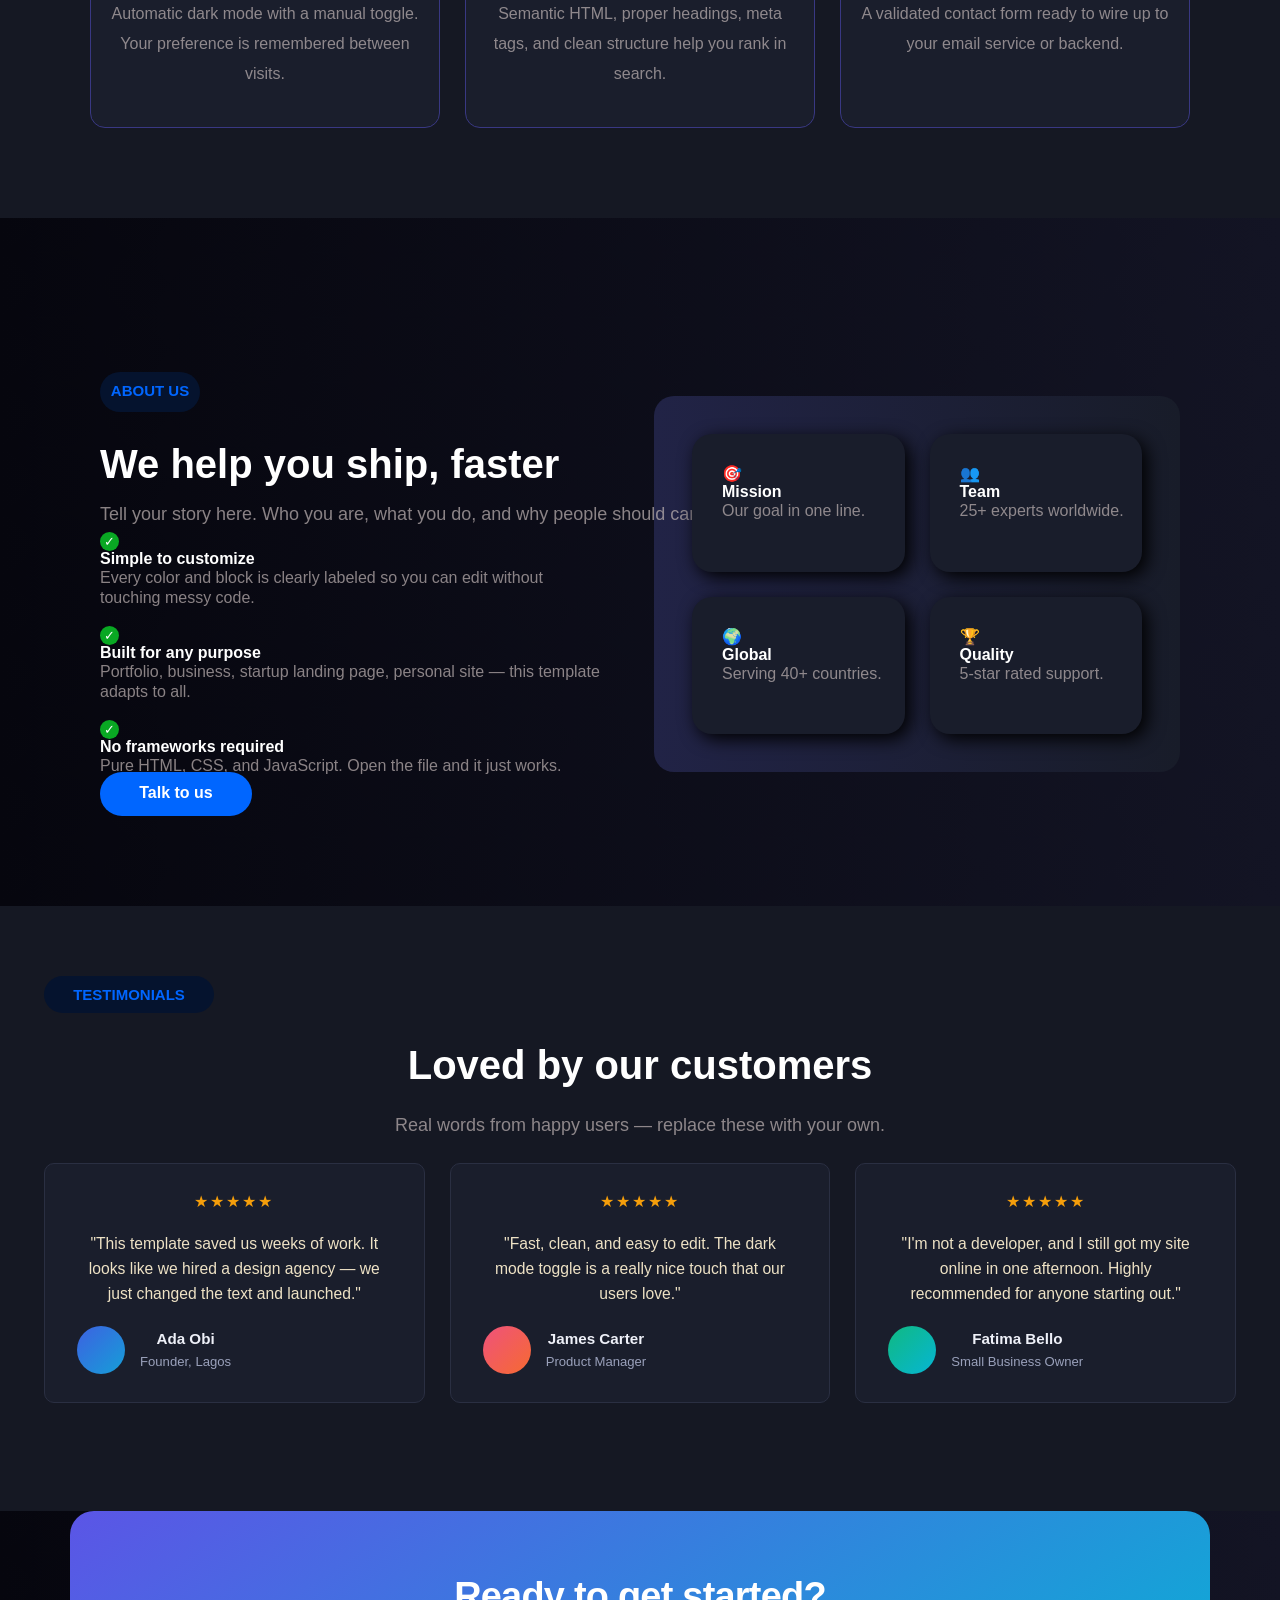
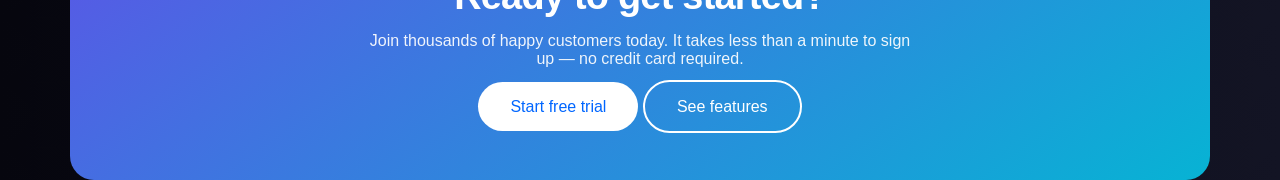
<file: my/index1.html>
<!DOCTYPE html>
<html lang="en">
<head>
    <meta charset="UTF-8">
    <meta name="viewport" content="width=device-width, initial-scale=1.0">
    <title>YourSite|A Template For Any Website</title>
    <link rel="stylesheet" href="index1.css">
</head>
<body>
    <header class="header">
        <div class="logo">
            <span id="icon">Y</span>
            <span id="icon2">YourSite</span>
        </div>
        <nav class="nav">
            <ul>
                <li><a href="#" id="a">Home</a></li>
                <li><a href="#" id="a">Features</a></li>
                <li><a href="#" id="a">About</a></li>
                <li><a href="#testimonials" id="a">Testimonials</a></li>
                <li><a href="#" id="a">Contact</a> </li>
                <li><a href="#" id="but">Get Started</a></li>
            </ul>    
        </nav>
       
    </header>
    <article class="home">
        <p id="now">Now live — v1.0 of your new site</p>
        <br>
        <span id="build">Build something<br> <span id="amazing">amazing</span> for your<br> audience.</span><br>
        <span id="build2">This is a ready-to-use website template. Replace the <br> 
            text, swap the colors, add your content — and you have <br> a professional site in
            minutes.</span>
        <div class="click">
            <a href="#" class="click-btn primary">Get Started Free</a>
            <a href="#" class="click-btn secondary">Learn More</a>
        </div>
        <br>  <br>  <br>
        <div class="rating">
            <span>10k+<br> <span class="rate2">Happy users</span></span>
            <span>99.9% <br><span  class="rate2">Uptime</span></span>
            <span>4.9★ <br><span class="rate2">Average rating</span></span>
        </div>
        <br><br><br><br><br>    

    </article>
    <article class="features">
        <br><br>
        <p id="top">FEATURES</p>
        <div class="feature-body">
            <div>
        <h2 id="head">Everything you need to succeed</h2>
        <span id="build2">Edit these cards to describe what makes your product, service, or brand unique.</span>
        <div class="card-container">
            <div class="card"><span class="card-head"><span id="card-logo">⚡</span><br><br>Lightning Fast </span> <br>
                <span id="card-body">One file, zero dependencies. This page loads instantly on any device, anywhere in the world.</span></div>
            <div class="card"><span class="card-head"><span id="card-logo">🎨</span><br><br>Fully Customizable</span> <br>
                <span id="card-body">Change colors, text, and sections by editing a handful of CSS variables at the top of the file.</span></div> 
             <div class="card"><span class="card-head"><span id="card-logo">📱</span><br><br>Responsive Design</span> <br>
                <span id="card-body">Looks perfect on phones, tablets, and desktops — with a mobile menu built in.</span></div>
              <div class="card"><span class="card-head"><span id="card-logo">🌙</span><br><br>Dark Mode</span> <br>
                <span id="card-body">Automatic dark mode with a manual toggle. Your preference is remembered between visits.</span></div> 
               <div class="card"><span class="card-head"><span id="card-logo">🔍</span><br><br>SEO Ready</span> <br>
                <span id="card-body">Semantic HTML, proper headings, meta tags, and clean structure help you rank in search.</span></div>
                <div class="card"><span class="card-head"><span id="card-logo">💬</span><br><br>Contact Form</span> <br>
                    <span id="card-body">A validated contact form ready to wire up to your email service or backend.</span></div>     
        </div>
        <br><br><br><br><br>
    </article>
    <br><br><br>
    <article class="about">
            <p id="about-top">ABOUT US</p>
            <div class="trash">
                <div class="one">
        <h2 id="head">We help you ship, faster</h2>
        <span id="build2">Tell your story here. Who you are, what you do, and why people should care.</span><br>
        <div class="about-cont">
            <span id="tick">✓</span><div class="para"><span class="card-head">Simple to customize</span> <br>
                <p class="about-body">Every color and block is clearly labeled so you can edit without touching messy code.</p></div><br>
                <span id="tick">✓</span><div class="para"><span class="card-head">Built for any purpose</span> <br>
                <p class="about-body">Portfolio, business, startup landing page, personal site — this template adapts to all.</p></div><br>
                <span id="tick">✓</span><div class="para"><span class="card-head">No frameworks required</span> <br>
                <p class="about-body">Pure HTML, CSS, and JavaScript. Open the file and it just works.</p></div></li>
        </div>
        </div>
        </div>
        <div class="about-card">
            <div class="about-ind-card">
                <span>🎯</span><br>
                <span class="card-head">Mission</span><br>
                <p class="about-body">Our goal in one line.</p> 
            </div>    
            <div class="about-ind-card">
                <span>👥</span><br>
                <span class="card-head">Team</span><br>
                <p class="about-body">25+ experts worldwide.</p> 
            </div>    
            <div class="about-ind-card">
                <span>🌍</span><br>
                <span class="card-head">Global</span><br>
                <p class="about-body">Serving 40+ countries.</p> 
            </div>    
            <div class="about-ind-card">
                <span>🏆</span><br>
                <span class="card-head">Quality</span><br>
                <p class="about-body">5-star rated support.</p> 
            </div>    
           </div>          
            </div>
            <a href="#" class="about-button">Talk to us</a>
    </article> 
    <main class="features">
        <div class="testimonials">
            <p id="test-top"><b>TESTIMONIALS</b></p>
        <h3 id="head">Loved by our customers</h3>
        <p id="build2">Real words from happy users — replace these with your own.</p>
        <div class="features-card"><!--the whole flex card-->
            <div class="features-ind-card"><!---the card-->
            <p id="star">★★★★★</p>
            <p id="para">"This template saved us weeks of work. 
                It looks like we hired a design agency — we 
                just changed the text and launched."</p>
            <div class="card-description"><!--the enitre text in the card-->
                <div id="pic1">1</div><!--inline block-->
                <div id="bside-pic"> <!--bside the pic-->
                    <p id="founder">Ada Obi</p>
                    <p id="place">Founder, Lagos</p>
                </div>
            </div>
        </div>
        <div class="features-ind-card"><!---the card-->
            <p id="star">★★★★★</p>
            <p id="para">"Fast, clean, and easy to edit.
                 The dark mode toggle is a really nice touch
                  that our users love."</p>
            <div class="card-description"><!--the enitre text in the card-->
                <div id="pic2">1</div><!--inline block-->
                <div id="bside-pic"> <!--bside the pic-->
                    <p id="founder">James Carter</p>
                    <p id="place">Product Manager</p>
                </div>
            </div>
        </div>
        <div class="features-ind-card"><!---the card-->
            <p id="star">★★★★★</p>
            <p id="para">"I'm not a developer, and I still got my site online in one afternoon.
                 Highly recommended for anyone starting out."</p>
            <div class="card-description"><!--the enitre text in the card-->
                <div id="pic3">1</div><!--inline block-->
                <div id="bside-pic"> <!--bside the pic-->
                    <p id="founder">Fatima Bello</p>
                    <p id="place">Small Business Owner</p>
                </div>
            </div>
        </div>
        </div>
        </div>
        <br><br><br><br><br><br>
      </main>   
    <div class="testimonial-blue">
        <h3>Ready to get started?</h3>
        <p >Join thousands of happy customers today. 
            It takes less than a minute to sign up — no credit card required.</p>
        <div id="testimonial-button">
            <a href="#" class="test-start-button">Start free trial</a>
            <a href="#" class="test-see-button">See features</a>
        </div>
    </div>
       
        
   
    
</body>
</html>
</file>
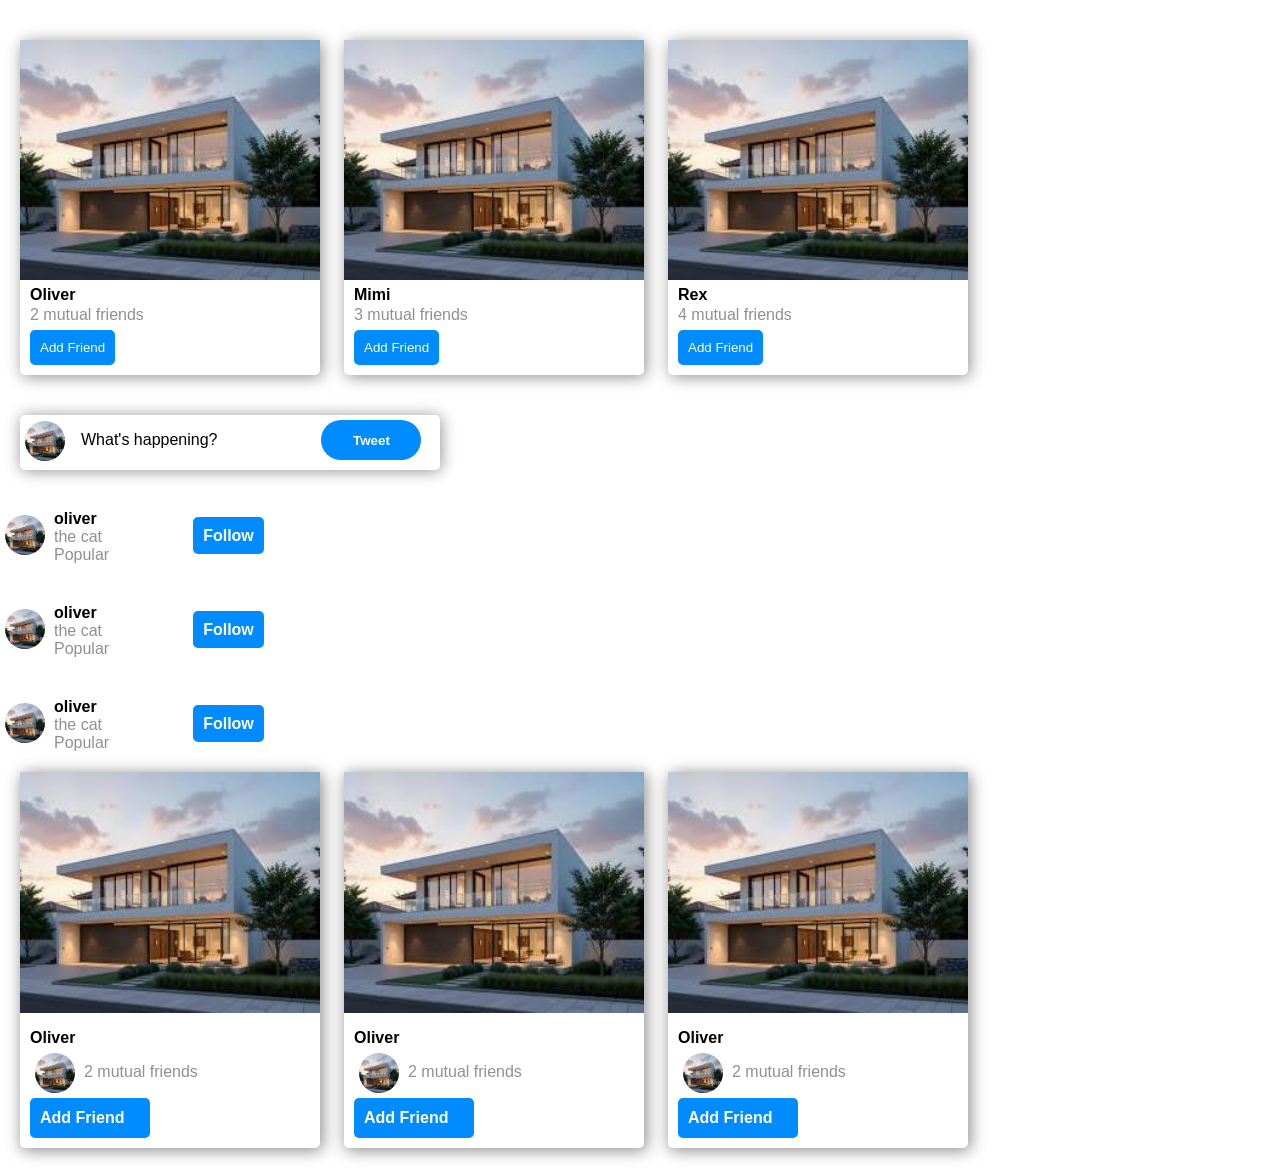
<file: my/test.html>
<!DOCTYPE html>
<html lang="en">
<head>
  <meta charset="UTF-8">
  <meta name="viewport" content="width=device-width, initial-scale=1.0">
  <title>test|YouTube</title>
  <style>
    *{
      padding: 0;
      margin: 0;
    }
    p{
      font-family: Arial, Helvetica, sans-serif;
    }
    button{
      background-color: rgb(0, 140, 255);
      border: none;
      padding: 10px;
      color: white;
      border-radius: 5px;
      margin-left: 10px;
      margin-top: 5px;
      margin-bottom: 10px;
    }
    .container{
      width: 300px;
      display: inline-block;
      margin-left: 20px;
      margin-top: 40px;
      line-height: 20px;
      box-shadow: 2px 2px 16px #909090;
      border-radius: 5px;
    }
    .image{
      object-fit: contain;
      width: 300px;
    }
    .bold{
      font-family: Arial, Helvetica, sans-serif;
      font-weight: bold;
      margin-left: 10px;
    }
    .faint{
      color: #909090;
      margin-left: 10px;
    }
    .search-img{
      border-radius: 100%;
      width: 40px;
      height: 40px;
      vertical-align: middle;
      padding: 5px;
    }
    .para{
      display: inline-block;
      margin-left: 7px;
    }
    .box{
      box-shadow: 1px 1px 16px #909090;
      min-width: 300px;
      max-width: 420px;
      margin-left: 20px;
      margin-top: 40px;
      border-radius: 5px;
    }
    .but2{
      border-radius: 50px;
      width: 100px;
      height: 40px;
      font-weight: bold;
      margin-left: 100px;
      font-family: Arial, Helvetica, sans-serif;

    }
    .top{
      display: inline-block;
      vertical-align: top;
    }
    .about-oliver{
      display: inline-block;
      line-height: 18px;
      vertical-align: middle;
    }
    .every{
      margin-top: 40px;

    }
    .name{
      font-weight: 700;
    }
    .about-it{
      color: #909090;
    }
    .follow{
      font-family: Arial, Helvetica, sans-serif;
      background-color: rgb(0, 140, 255);
      color: white;
      font-weight: 700;
      padding: 10px;
      border-radius: 5px;
      margin-left: 80px;
    }
    .name2{
      display: inline-block;
      color: #909090;

    }
    .add-friend{
      font-family: Arial, Helvetica, sans-serif;
      background-color: rgb(0, 140, 255);
      color: white;
      font-weight: 700;
      padding: 10px;
      border-radius: 5px;
      margin-left: 80px;
      display: block;
      width: 100px;
      margin-left: 0;
    }
    .text{
      padding: 10px;
    }
    .containers{
      width: 300px;
      display: inline-block;
      margin-left: 20px;
      margin-top: 20px;
      margin-bottom: 20px;
      line-height: 20px;
      box-shadow: 2px 2px 16px 1px #909090;
      border-radius: 5px;
    }
  </style>
</head>
<body>
  <div class="container">
    <img src="house.jpg" class="image">
    <p class="bold">Oliver</p>
    <p class="faint">2 mutual friends</p>
    <button>Add Friend</button>
  </div>
  <div class="container">
    <img src="house.jpg" alt="" class="image">
    <p class="bold">Mimi</p>
    <p class="faint">3 mutual friends</p>
    <button>Add Friend</button>
  </div>
  <div class="container">
    <img src="house.jpg" alt="" class="image">
    <p class="bold">Rex</p>
    <p class="faint">4 mutual friends</p>
    <button>Add Friend</button>
  </div>
  <div class="box">
  <img src="house.jpg" alt="" class="search-img">
  <p class="para">What's happening?</p>
  <button class="but2">Tweet</button>
  </div>
  <div class="every">
    <div class="top">
      <img src="house.jpg" alt="" class="search-img">
    </div>
    <div class="about-oliver">
      <p class="name">oliver</p>
      <p class="about-it">the cat</p>
      <p class="about-it">Popular</p>
  </div>
  <botton class="follow">Follow</botton>
  </div>
  <div class="every">
    <div class="top">
      <img src="house.jpg" alt="" class="search-img">
    </div>
    <div class="about-oliver">
      <p class="name">oliver</p>
      <p class="about-it">the cat</p>
      <p class="about-it">Popular</p>
  </div>
  <botton class="follow">Follow</botton>
  </div>
  <div class="every">
    <div class="top">
      <img src="house.jpg" alt="" class="search-img">
    </div>
    <div class="about-oliver">
      <p class="name">oliver</p>
      <p class="about-it">the cat</p>
      <p class="about-it">Popular</p>
  </div>
  <botton class="follow">Follow</botton>
  </div>
  <div class="containers">
      <img src="house.jpg" alt="" class="image">
      <div class="text">
        <p class="name">Oliver</p>
        <img src="house.jpg" alt="" class="search-img" >
        <p class="name2">2 mutual friends</p>
        <botton class="add-friend">Add Friend</botton>
      </div>
    </div>
    <div class="containers">
      <img src="house.jpg" alt="" class="image">
      <div class="text">
        <p class="name">Oliver</p>
        <img src="house.jpg" alt="" class="search-img" >
        <p class="name2">2 mutual friends</p>
        <botton class="add-friend">Add Friend</botton>
      </div>
    </div>
    <div class="containers">
      <img src="house.jpg" alt="" class="image">
      <div class="text">
        <p class="name">Oliver</p>
        <img src="house.jpg" alt="" class="search-img" >
        <p class="name2">2 mutual friends</p>
        <botton class="add-friend">Add Friend</botton>
      </div>
    </div>
       
  
  
</body>
</html>
</file>
<file: capcut/capcut.css>
*{
  padding: 0;
  margin: 0;
  font-family: roboto;
  box-sizing: border-box;
}
body{
  background-image:radial-gradient(#FFFFFF 50%,#E9E1FA,#D1DFFB,#fff );
  min-height: 100vh;
}
a{
  text-decoration: none;
  
}
/* the header */
#header{
  display: flex;
  flex-direction: row;
  align-items: center;
  ;
  padding: 10px;
  gap: 100px;

}
#header img{
  width: 100px;
  height: 20px;
  object-fit: cover;
  vertical-align: middle;

}
.nav-bar{
  display: flex;
  flex-direction: row;
  
  gap: 20px;
  padding: 30px;
}
.nav-links{
  display: inline-block;
}
#nav-buttons{
  float: right;
  margin-left: 200px;
  
}
#ct{
  color: #48D7FE;
}
#text {
  text-align: center;
  margin-top: 100px !important;
  margin: 0px 36.5px;
  padding: 40px;
}
#text h1{
  font-size: 70px;
  font-weight: 600;
  letter-spacing: -3px;
  margin: 0px 20px;
  text-align: center;
  justify-content: center;
  margin-bottom: 20px!important;
}
#text p{
  font-size: 20px;
  color: #000;
  margin-bottom: 36px;
  text-align: center;
  font-size: 16px;
  margin-right: 420px;
  margin-left: 420px;
}
#try-online{
  background-color: #02E0F8;
  color: #000;
  border-radius: 16px;
  transition: 1s ease;
  font-size: 18px;
  font-weight: 600;
  padding: 14px 28px;
  margin-bottom: 14px!important;
}
#try-online:hover{
  background-color: #08DAF8;

}
#download{
  background-color: #ECEBF1;
  color: #000;
  border-radius: 16px;
  transition: 1s ease;
  font-size: 18px;
  font-weight: 600;
  padding: 14px 28px;
  margin-bottom: 14px!important;
}
#download:hover{
  background-color: #DAD6E2;
  color: #000;
}
p.no{
  color: #A9B0B8;
  font-size: 14px;
  margin-top: 50px;
}
</file>
<file: capcut2/capcut2.css>
*{
    box-sizing: border-box;
    padding: 0;
    margin: 0;
    font-family: Arial, Helvetica, sans-serif;
}
body{
    background-color: #000416;
    background-image: url(neon.jpg);
    transition: 1s ease;
    
    background-repeat: no-repeat;
    background-position: right ;
    overflow-x: hidden;
}
.nav{
    border-bottom:1px solid #333333;
    padding: 25px;
    background-color: #000;
}
.right{
    display: inline-block;
    float: right;
    
}
.left{
    display: inline-block;
    
}
mark{
    background-color: #FB3B34;
    border-radius: 999px;
    padding: 5px;
    color: #ffffff;
}
a{
    text-decoration: none;
    color: #ffffff;
    margin-left: 30px;
}
a :hover{
    color: #00008C;
}
img{
    width: 100px;
    height: 20px;
    object-fit: cover;  
    vertical-align: middle; 
}
#try{
    background-color: #1F1F1F;
    border-radius: 15px;
    padding: 15px;
    transition: 1s ease;
}
#try :hover{
    color: #000;
    background-color: #ffffff;
}
#down{
    background-color: white;
    color: black;
    padding: 10px;
    border-radius: 5px;
    transition: 1s ease;
}
#down :hover{
    background-color: #000;
    color: #ffffff;
}
h1{
    color:white;
    font-size: 60px;
    font-weight: 700;
    margin-bottom: 30px;
}
p{
    color:#888888;
    width: 60%;
    font-size: 20px;
    margin-bottom: 30px;
}
#download{
    background-color: #11E8CC;
    padding:15px;
    border-radius: 10px;
    margin-left: 0;
}
span{
     
       color:#38d6d1 ; 
        
    
}
#text{
    position: relative;
    top: 100px;
    margin-left: 80px;
    display: inline-block;
    padding: 50px;
}
</file>
<file: styles/facebook.css>
*{
  margin: 0;
  padding: 0;
  font-family: roboto;
  
}
/* the entire page */
body{
  overflow-x: hidden;
}
/* the top sections */
.top-sections{
  display: flex;
  flex-direction: row;
  border-bottom:1px solid #666A72;
}
#facebook-logo{
  object-fit: contain;
  width: 50px;
 
}
#logo-text{
  display: inline-block;
  display: flex;
  flex-direction: column;
 
}
.top-sections img{
  width: 500px;
  height: 590px;
  object-fit: cover;
  margin-left: 189px;
  
}
#para{
   display: inline-block;
   position: relative;
   font-family: Roboto;
   font-size: 55.391px;
   font-weight: 700;
   width: 270px;
   height: 198px;
   min-width: 0px;
   overflow-wrap: break-word;
   transform: translate(-10px,-270px);
}
#p{
  color: #1877F2;
 
}
/* the left section */
.left-section{
  display: inline-block;
  width: 100%;
  
  background-image: url(../images/Facebook\ Logo\ Icon\ Vector\ &\ Transparent\ PNG.jpg);
  background-repeat: no-repeat;
  background-size: 50px;
  transform: translate(50px ,50px);
  
}
.left-section img{
  transform: translate(-80px,-20px);
}
/* the right section */
.right-section{
  display: inline-block;
  width: 100%;
 
  padding: 40px;
}
#secion{
  justify-content: center;
  align-items: center;
  
}
/* form */
.form{
  width: 546px;
  margin: 0 auto;
  display: flex;
  flex-direction: column;
  gap: 20px;
  text-align: center;
  justify-content: center;
  align-items: center;
}
.form input{
  display: block;
 
  
}
.form-text ,.form-password{
  width: 546px;
  height: 57px;
  border-radius: 16px;
  padding: 10px,16px;
  font-size: 16px;
  border:1px solid #ccc;
}
.log-in{
  width: 546px;
  height: 45px;
  border-radius: 999px;
  background-color: #005ED4;
  color: #fff;
  border: none;
}
.forgotten-password{
  background-color: #fff;
  width: 546px;
  height: 45px;
  border-radius: 999px;
  font-size: 15px;
  border: none;
}
.new-account{
  background-color: #fff;
  width: 546px;
  height: 45px;
  border-radius: 999px;
  font-size: 15px;
  border: 1px solid #0070DB;
  color: #0070DB;
}

/* bottom */
.bottom-links a{
  text-decoration: none;
  color: #666A72;
  font-family: roboto;
  font-size: 16px;
 
  line-height: 30px;
  
}
.bottom-links{
  margin: 40px 100px;
   word-spacing: 10px;
}
</file>
<file: my/index1.css>
*{
    margin:0px ;
    padding: 0;
    font-family: Arial;
    
}
body{
    background-color:  rgb(6, 6, 14);
    background-image: linear-gradient(to right,rgb(6, 6, 14),#131424);
    overflow-x:hidden;
}
.header{
    color: #fff;
    display: flex;
    background-color: #0E1117;
    padding: 10px;
    position: fixed;
    top: 0;
    width: 100%;
    height: 50px;
     border-bottom: 1px solid #333;
}
.logo{
    margin-left: 100px;
    padding-top: 10px;
    gap: 20px;
}
#icon{
    background-color: #0066ff;
    padding: 6px;
    border-radius: 30%;
    width: 20px;
    text-align: center;
    font-weight: 1000;
    font-size: 15px;
    
        
}
#icon2{
    font-size: 20px;
    font-weight: 1000;
    padding:auto;
    margin: auto;
}
.nav{
    margin-left: 150px;
    padding-top: 17px;
}
ul{
    display: flex;
    justify-content: center;
    align-items: center;
}
ul li {
    list-style: none;
}
ul li a {
    margin-left: 40px;
    text-decoration: none;
    color: #fff;
    font-weight: bold;
    font-size: 15px;
    transition: 0.4 ease-in-out;
}
#a:hover{
    color: #006;
}
.button{
    margin: auto;
}
#but{
    color: #fff;
    background-color: #4f46e5;
    width: 130px;
    height: 50px;
    border-radius: 50px;
    border: none;
    margin-left: 200px;
    font-size: 15px;
    font-weight: 900;
    padding: 16px;
    
}


#but:hover{
    text-decoration: underline;
    box-shadow: 0px 0px 18px 0px #4f46e5;
}

.home{
    margin-left: 100px;
    margin-top: 200px;
}
#now{
    color:#0066ff;
    background-color:#05132e ;
    border-radius: 50px;
    height: 30px;
    font-size: 15px;
    width: 270px;
    align-items: center;
    text-align: center;
    margin-top: 100px;
    padding-top:10px ;
    font-weight: 700;
    font-size: 15px;
    box-shadow:2px 2px 0px 18px 0px #000000;
}
#build{
    color: #fff;
    font-size: 55px;
    font-weight: 1000;
    
}
#amazing{
    color: #0066ff;
}
#build2{
    color: #beb3b3b6;
    font-size: 18px;
    line-height: 35px;
    margin-top: 20px;
    
}
.click{
    display: flex;
    gap: 20px;
    margin-top: 30px;
}
.click-btn {
    display: inline-block;
    text-decoration: none;
    padding: 16px ;
    border-radius: 50px;
    font-weight: 700;
    transition: 0.3s ease;
    width: 140px;
    height: 20px;
    text-align: center;
}
.click-btn.primary {
    background-color: #0066ff;
    color: #fff;
}
.click-btn.secondary {
    background-color: transparent;
    color: #fff;
    border: 2px solid rgba(255, 255, 255, 0.4);
}
.click-btn.primary:hover {
    text-decoration: underline;
    box-shadow: 0px 0px 16px 0px #0066ff ;
}
.click-btn.secondary:hover{
    text-decoration: underline;
    color: #0066ff;
    border:2px solid #0066ff;
}
.rating{
    color: #fff;
    display: flex;
    gap: 50px;
    margin-top: 40px;
    font-size: 26px;
    font-weight: 1000;
}
.rate2{
    color: #aaa;
    font-size: 15px;
    font-weight: 100;
}
.features{
    background-color: #151823;
    
    text-align: center;
    justify-items: center;
}
#top{
     color: #0066ff;
    background-color:#05132e ;
    border-radius: 50px;
    height: 30px;
    font-size: 10px;
    width: 100px;
    text-align: center;
    margin-top: 100px;
    padding-top:10px ;
    font-weight: 700;
    font-size: 15px;
    box-shadow:2px 0px 18px 0px #000000;
    margin-top: 80px;
} 
#head{
    color: #fff;
    font-size: 40px;
    margin-top: 30px;
    margin-bottom: 10px;
    font-size: 1000;
}
.card{
    border: 1px solid #393883;
    width: 100%;
    height: 250px;
    border-radius: 15px;
    text-align: center;
    background: #1A1E2C;
    padding: 30px 20px;
    box-sizing: border-box;
    line-height: 30px;
}
.card:hover{
    border:1px solid #0066ff;
    box-shadow: 0px 7px 10px 16px #000000da;
}
.card-container{
    display: grid;
    grid-template-columns: repeat(3, minmax(220px, 1fr));
    gap: 25px;
    width: min(1100px, calc(100% - 120px));
    margin: 40px auto 0;
}
.card-head{
    color: #fff;
    font-weight: 900;
}
#card-body{
    color: #beb3b3b6;
}
#card-logo{
    float: left;
    background-color: #23294A;
    padding: 5px 15px;
    border-radius: 15px;
}
.about{
    margin-left: 100px;
}
#about-top{
     color:#0066ff;
    background-color:#05132e ;
    border-radius: 50px;
    height: 30px;
    
    width: 100px;
    align-items: center;
    text-align: center;
    margin-top: 100px;
    padding-top:10px ;
    font-weight: 700;
    font-size: 15px;
    box-shadow:2px 2px 0px 18px 0px #000000;
}
.about-body{
    color: #beb3b3b6;
    margin: 0;
    line-height: 20px;
    width: 500px;
}
#tick{
    color: #fff;
    font-size: 13px;
    border-radius: 100%;
    background-color: rgb(9, 168, 35);
    padding: 2px 4px;
   
}
.about-cont{
    
    
}
.para{
    width: 350px;
}
.about-card{
    width: 200px;
    height: 300px;
    display: inline-block;
    display: grid;
     grid-template-columns: repeat(2, minmax(100px, 1fr));
    gap: 25px;
    width: min(450px, calc(100% - 120px));
    margin: 40px auto 0;
    background-color: #212346;
    background-image: linear-gradient(to right,#212346,#181C29);
    padding: 38px;
    border-radius: 20px;
    vertical-align: top;
    
    margin-top: -400px;
    margin-right: 100px;
    vertical-align: middle;
}
.about-ind-card{
    background-color: #191D2B;
    border-radius: 20px;
    padding: 30px;
    box-shadow: 5px 5px 18px #000000;
}
.feature-body{
    display: inline-block;
}
.trash{
    display: flex;
    flex-direction: row;
    margin-bottom: 20px;
}
.about-button{
    display: inline-block;
    text-decoration: none;
    padding: 12px 6px ;
    border-radius: 50px;
    font-weight: 700;
    transition: 0.3s ease;
    width: 140px;
    height: 20px;
    text-align: center;
    background-color: #0066ff;
    color: #fff;
    margin-bottom: 90px;
}
.about-button:hover{
    text-decoration: underline;
    box-shadow: 0px 0px 16px 0px #0066ff ;

}
.testimonials{
    padding-top: 70px;
    margin: 0px 44px;
}
#test-top{
    background-color: #05132E;
    color: #0066FF;
    padding: 10px;
    font-weight: 900px ;
    font-size: 15px;
    border-radius: 50px;
    width: 150px;
    
    
}
#star{
    letter-spacing: 2px;
    color: #F59E0B;
   text-align: center;
}
#para{
    color: #EEE2C5;
    font-size: 15.68px;
    text-align: center;
    line-height: 25px;
    
}
#pic1{
    display: inline-block;
    padding: 10px;
    border-radius: 50%;
    background-color: #0066ff;
    color: transparent;
    width: 28px;
    height: 28px;
    background-image: linear-gradient(135deg, #3D61E1, #159FD8);
    vertical-align: top;
}
#pic2{
    display: inline-block;
    padding: 10px;
    border-radius: 50%;
    background-color: #0066ff;
    color: transparent;
    width: 28px;
    height: 28px;
    background-image: linear-gradient(135deg, #EF527C, #F66A31);
    vertical-align: top;
}
#pic3{
    display: inline-block;
    padding: 10px;
    border-radius: 50%;
    background-color: #0066ff;
    color: transparent;
    width: 28px;
    height: 28px;
    background-image: linear-gradient(135deg, rgb(16, 185, 129), rgb(6, 182, 212));
    vertical-align: top;
}
#bside-pic{
    display: inline-block;
    line-height: 21.648px;
    box-sizing: border-box;
    text-align: center;
}
#founder{
    color: #EEF0F8;
    font-size: 15.2px;
    font-weight: 700;

}
#place{
    font-size: 13.12px;
    display: inline-block;
    color: #9AA1BB;
}.features-card{
    display: flex;
    flex-direction: row;
    
    gap: 25px;
    margin-top: 20px;
}
.features-ind-card{
    background-color: #1A1E2C;
    display: flex;
    flex-direction: column;
    gap: 20px;
    border-radius: 10px;
    border: 1px solid #2A2F42;
    padding: 28px 32px;
    width: 100%;
    text-align: center;
    
    
}
.card-description{
    align-items: center;
    row-gap: 12px;
    box-sizing: border-box;
    display: flex;
    gap: 15px;
}
.testimonial-blue{
    background-image: linear-gradient(145deg ,#5B55E6,#07B3D4);
    padding: 64px 48px;
    border-radius: 24px;
    margin: 0px 70px
}
.testimonial-blue h3{
    font-size: 37.91px;
    font-weight: 800;
    letter-spacing: -0.7582px;
    text-align: center;
    color: #ffffff;
    margin-bottom: 14px;
}
.testimonial-blue p{
    color: #fff;
    margin-bottom: 30px;
    opacity: 0.92;
    text-align: center;
    margin-right: 250px;
    margin-left: 250px;
}
.test-start-button{
    align-items: center;
    background-color: #fff;
    color: #0066ff;
    text-decoration: none;
    padding: 16px 32px;
    border-radius: 999px;
}
.test-start-button:hover{
    text-decoration: underline;
}
.test-see-button{
     align-items: center;
    background-color: none;
    color: #fff;
    text-decoration: none;
    padding: 16px 32px;
    border-radius: 999px;
    border: 2px solid #fff;
    transition: 0.59s ease;
}
#test-see-button:hover{
    background-color:#48a6e4;
    text-decoration:underline;
}
#testimonial-button{
    display: block;
    justify-content: center;
    text-align: center;
}
</file>
